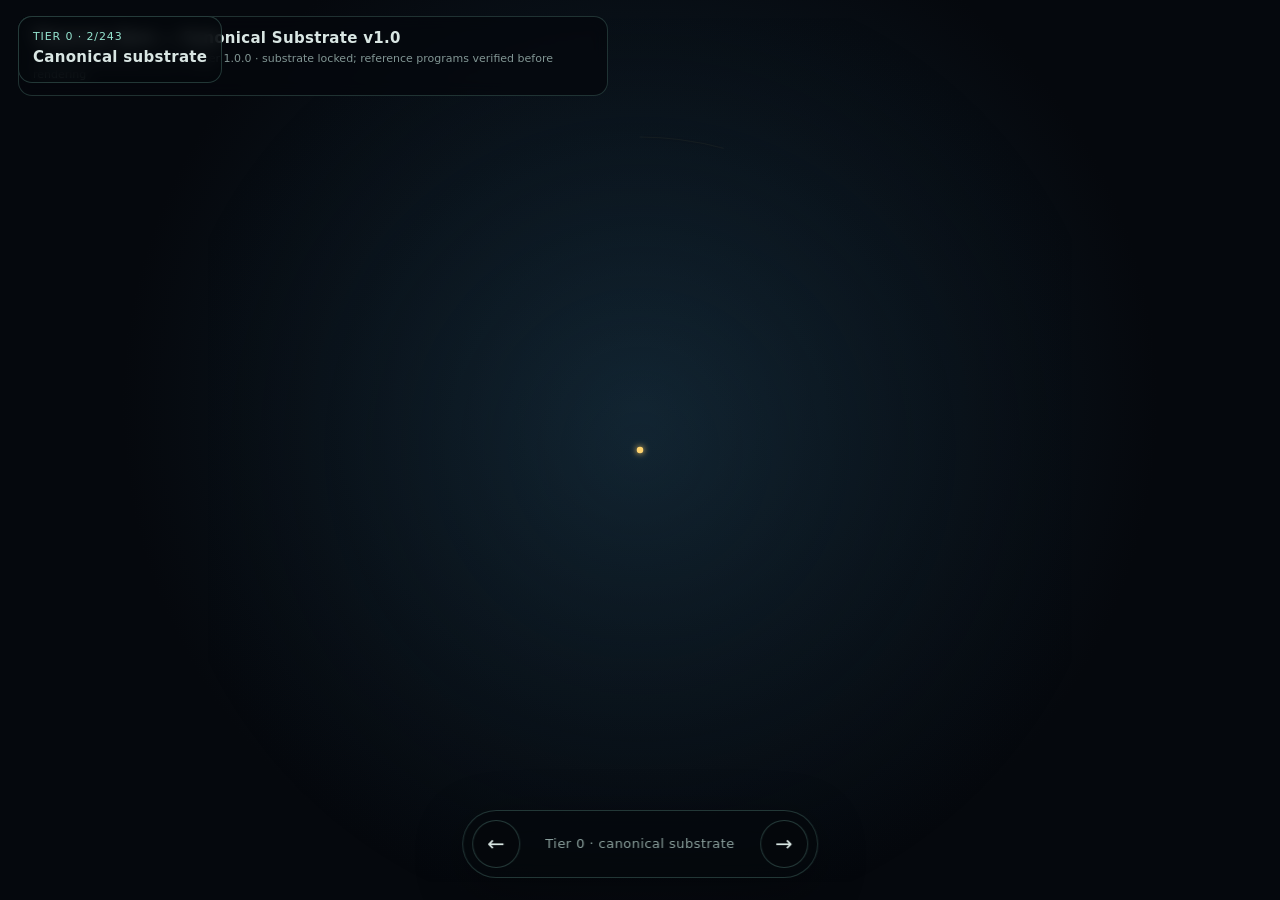
<file: index.html>
<!doctype html>
<html lang="en">
<head>
  <meta charset="utf-8" />
  <meta name="viewport" content="width=device-width, initial-scale=1" />
  <meta name="runtime-build" content="theorem-zero-runtime-preview-2026-06-05-r13" />
  <title>Theorem Zero — Canonical Substrate</title>
  <link rel="stylesheet" href="src/book-runtime.css?v=20260605-r11" />
</head>
<body>
  <main class="canonical-browser-shell" aria-label="Theorem Zero canonical substrate browser">
    <iframe
      id="canonical-substrate-frame"
      class="canonical-substrate-frame"
      src="canonical/theorem_zero_canonical_substrate_v1_0_final.html"
      title="Theorem Zero canonical substrate v1.0"
      loading="eager"
    ></iframe>
    <section id="family-render-stage" class="family-render-stage" aria-label="Rendered visual family stage" hidden></section>
  </main>

  <aside id="family-label" class="family-label" aria-live="polite">
    <p class="family-tier">Tier 0</p>
    <h1>Canonical substrate</h1>
  </aside>

  <nav class="reader-step-controls" aria-label="Screen navigation">
    <button id="reader-back" type="button" aria-label="Back one screen">←</button>
    <span id="reader-position" class="reader-position">Tier 0 · canonical substrate</span>
    <button id="reader-forward" type="button" aria-label="Forward one screen">→</button>
  </nav>

  <script type="module" src="src/book-runtime.js?v=20260605-r13"></script>
</body>
</html>
</file>
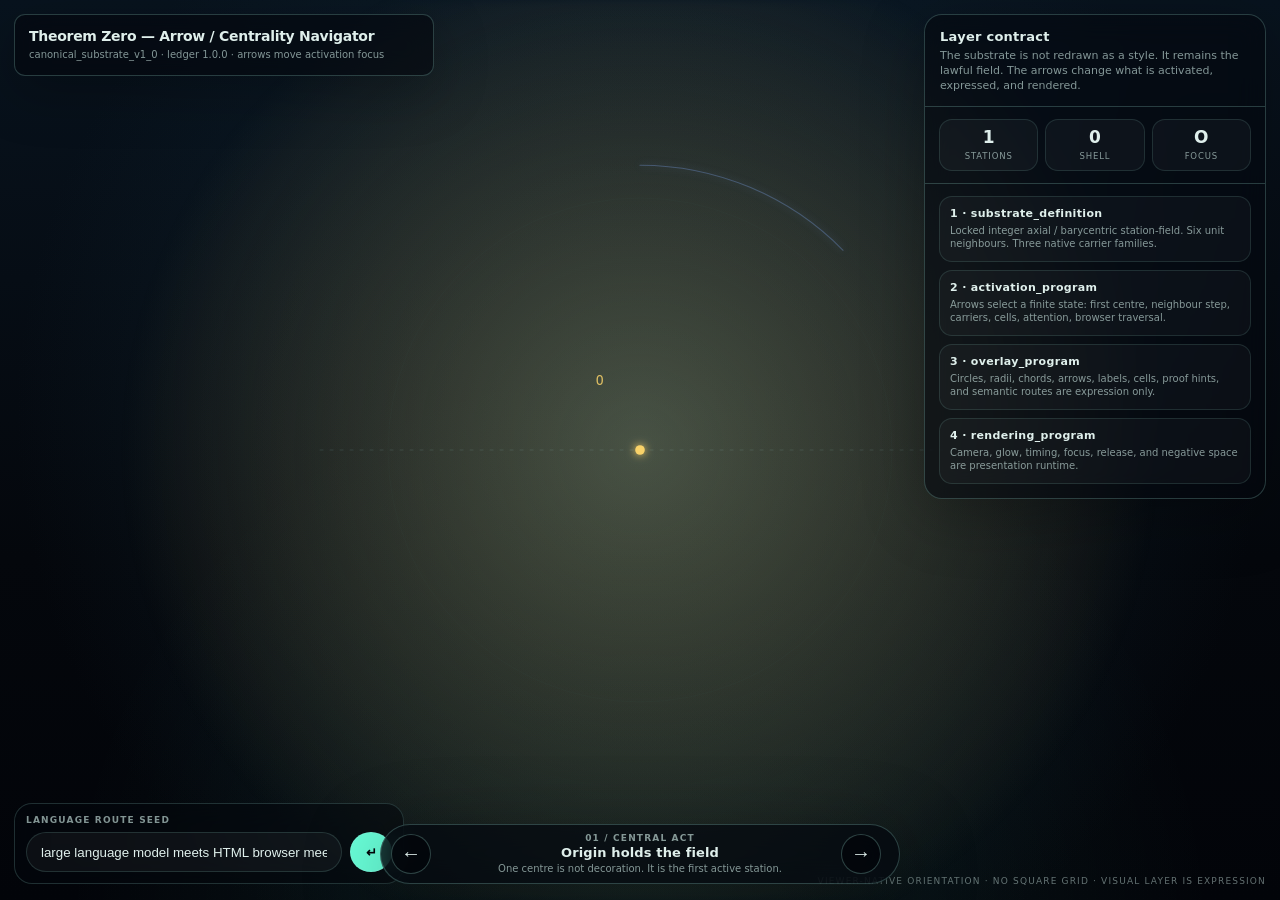
<file: canonical/theorem-zero-arrow-centrality-navigator.html>
<!doctype html>
<html lang="en">
<head>
<meta charset="utf-8" />
<meta name="viewport" content="width=device-width, initial-scale=1" />
<title>Theorem Zero — Arrow / Centrality Navigator</title>
<style>
:root {
  --bg: #04070c;
  --bg2: #08131e;
  --panel: rgba(5, 9, 15, 0.72);
  --panel-hard: rgba(4, 8, 14, 0.9);
  --line: rgba(163, 239, 225, 0.22);
  --text: rgba(237, 254, 250, 0.94);
  --muted: rgba(204, 230, 226, 0.64);
  --teal: #69ffd9;
  --blue: #85afff;
  --gold: #ffd76b;
  --violet: #c6a0ff;
  --rose: #ff90b6;
  --black: #020409;
}
* { box-sizing: border-box; }
html, body {
  margin: 0;
  width: 100%;
  min-height: 100%;
  overflow: hidden;
  background:
    radial-gradient(circle at 50% 46%, rgba(22, 47, 61, 0.66), transparent 39rem),
    radial-gradient(circle at 50% 104%, rgba(105, 255, 217, 0.09), transparent 36rem),
    linear-gradient(180deg, var(--bg2), var(--bg) 62%, #020409);
  color: var(--text);
  font-family: Inter, ui-sans-serif, system-ui, -apple-system, BlinkMacSystemFont, "Segoe UI", sans-serif;
}
canvas {
  position: fixed;
  inset: 0;
  width: 100vw;
  height: 100vh;
  display: block;
}
.identity {
  position: fixed;
  top: 14px;
  left: 14px;
  z-index: 4;
  width: min(420px, calc(100vw - 28px));
  padding: 13px 14px;
  border: 1px solid var(--line);
  border-radius: 11px;
  background: rgba(4, 8, 14, 0.62);
  backdrop-filter: blur(14px);
  box-shadow: 0 16px 54px rgba(0, 0, 0, 0.25);
}
.identity h1 {
  margin: 0 0 4px;
  font-size: 14px;
  line-height: 1.15;
  letter-spacing: -0.02em;
}
.identity p {
  margin: 0;
  color: var(--muted);
  font-size: 10px;
  line-height: 1.35;
}
.stage-card {
  position: fixed;
  left: 50%;
  bottom: 16px;
  z-index: 5;
  transform: translateX(-50%);
  width: min(520px, calc(100vw - 28px));
  border: 1px solid rgba(163, 239, 225, 0.24);
  border-radius: 999px;
  background: rgba(4, 8, 14, 0.72);
  backdrop-filter: blur(16px);
  display: grid;
  grid-template-columns: 48px 1fr 48px;
  gap: 12px;
  align-items: center;
  padding: 8px 10px;
  box-shadow: 0 20px 80px rgba(0, 0, 0, 0.38);
}
.arrow {
  width: 40px;
  height: 40px;
  border: 1px solid rgba(163, 239, 225, 0.26);
  border-radius: 50%;
  background: rgba(2, 4, 9, 0.62);
  color: var(--text);
  cursor: pointer;
  font-size: 20px;
  display: grid;
  place-items: center;
  transition: transform 150ms ease, border-color 150ms ease, background 150ms ease;
}
.arrow:hover {
  transform: translateY(-1px);
  border-color: rgba(105, 255, 217, 0.74);
  background: rgba(105, 255, 217, 0.08);
}
.readout {
  text-align: center;
  min-width: 0;
}
.kicker {
  color: var(--muted);
  text-transform: uppercase;
  letter-spacing: 0.13em;
  font-size: 9px;
  font-weight: 800;
}
.readout h2 {
  margin: 2px 0 0;
  font-size: 13px;
  letter-spacing: 0.01em;
  white-space: nowrap;
  overflow: hidden;
  text-overflow: ellipsis;
}
.readout p {
  margin: 2px auto 0;
  max-width: 390px;
  color: var(--muted);
  font-size: 10px;
  line-height: 1.35;
  white-space: nowrap;
  overflow: hidden;
  text-overflow: ellipsis;
}
.side-panel {
  position: fixed;
  right: 14px;
  top: 14px;
  z-index: 4;
  width: min(342px, calc(100vw - 28px));
  max-height: calc(100vh - 110px);
  border: 1px solid var(--line);
  border-radius: 18px;
  background: rgba(4, 8, 14, 0.58);
  backdrop-filter: blur(14px);
  overflow: hidden;
  box-shadow: 0 16px 62px rgba(0,0,0,.28);
}
.side-head {
  padding: 14px 15px 12px;
  border-bottom: 1px solid var(--line);
}
.side-head h3 {
  margin: 0;
  font-size: 13px;
  letter-spacing: 0.02em;
}
.side-head p {
  margin: 5px 0 0;
  color: var(--muted);
  font-size: 11px;
  line-height: 1.35;
}
.metrics {
  display: grid;
  grid-template-columns: repeat(3, 1fr);
  gap: 7px;
  padding: 12px 14px;
  border-bottom: 1px solid var(--line);
}
.metric {
  border: 1px solid rgba(163, 239, 225, 0.13);
  border-radius: 13px;
  padding: 9px 7px;
  background: rgba(255,255,255,.035);
  text-align: center;
}
.metric strong {
  display: block;
  font-size: 17px;
  line-height: 1;
}
.metric span {
  display: block;
  margin-top: 5px;
  color: var(--muted);
  font-size: 8.5px;
  text-transform: uppercase;
  letter-spacing: .1em;
}
.layers {
  padding: 12px 14px 14px;
  display: grid;
  gap: 8px;
}
.layer {
  border: 1px solid rgba(163, 239, 225, 0.13);
  background: rgba(255,255,255,.032);
  border-radius: 13px;
  padding: 10px;
}
.layer b {
  display: block;
  font-size: 11px;
  letter-spacing: .03em;
}
.layer p {
  margin: 4px 0 0;
  color: var(--muted);
  font-size: 10px;
  line-height: 1.35;
}
.prompt-bar {
  position: fixed;
  left: 14px;
  bottom: 16px;
  z-index: 4;
  width: min(390px, calc(100vw - 28px));
  border: 1px solid rgba(163, 239, 225, 0.18);
  border-radius: 18px;
  background: rgba(4, 8, 14, 0.54);
  backdrop-filter: blur(14px);
  padding: 11px;
}
.prompt-bar label {
  display: block;
  margin: 0 0 7px;
  color: var(--muted);
  text-transform: uppercase;
  letter-spacing: .13em;
  font-size: 9px;
  font-weight: 850;
}
.prompt-row {
  display: grid;
  grid-template-columns: 1fr 42px;
  gap: 8px;
}
input {
  width: 100%;
  min-height: 40px;
  border: 1px solid rgba(163, 239, 225, 0.15);
  border-radius: 999px;
  padding: 0 14px;
  color: var(--text);
  background: rgba(255,255,255,.045);
  outline: none;
}
input:focus {
  border-color: rgba(105, 255, 217, 0.58);
}
button.small {
  min-height: 40px;
  border: 1px solid rgba(163, 239, 225, 0.22);
  border-radius: 50%;
  color: var(--black);
  background: var(--teal);
  font-weight: 900;
  cursor: pointer;
}
.node-label {
  position: fixed;
  z-index: 3;
  transform: translate(-50%, -50%);
  color: rgba(237, 254, 250, 0.70);
  font-size: 10px;
  letter-spacing: .08em;
  text-transform: uppercase;
  pointer-events: none;
  text-shadow: 0 0 12px rgba(105,255,217,.6);
}
.audit {
  position: fixed;
  inset: auto 14px 14px auto;
  z-index: 3;
  color: rgba(204, 230, 226, 0.48);
  font-size: 9px;
  text-transform: uppercase;
  letter-spacing: .13em;
  pointer-events: none;
}
.diagnostic {
  position: fixed;
  inset: 14px;
  z-index: 999;
  background: #17040a;
  color: #ffe2e8;
  border: 1px solid #ff6f93;
  border-radius: 16px;
  padding: 18px;
  overflow: auto;
  white-space: pre-wrap;
  font: 12px/1.45 ui-monospace, SFMono-Regular, Menlo, Consolas, monospace;
}
@media (max-width: 900px) {
  .side-panel { display: none; }
  .prompt-bar { display: none; }
  .identity { width: calc(100vw - 28px); }
}
</style>
</head>
<body>
<canvas id="field"></canvas>

<section class="identity" aria-label="canonical identity">
  <h1>Theorem Zero — Arrow / Centrality Navigator</h1>
  <p id="status">canonical substrate locked · arrows move activation focus · browser renders relation in space</p>
</section>

<section class="side-panel" aria-label="layer audit">
  <div class="side-head">
    <h3>Layer contract</h3>
    <p>The substrate is not redrawn as a style. It remains the lawful field. The arrows change what is activated, expressed, and rendered.</p>
  </div>
  <div class="metrics">
    <div class="metric"><strong id="mStations">0</strong><span>stations</span></div>
    <div class="metric"><strong id="mShell">0</strong><span>shell</span></div>
    <div class="metric"><strong id="mFocus">O</strong><span>focus</span></div>
  </div>
  <div class="layers">
    <div class="layer"><b>1 · substrate_definition</b><p>Locked integer axial / barycentric station-field. Six unit neighbours. Three native carrier families.</p></div>
    <div class="layer"><b>2 · activation_program</b><p>Arrows select a finite state: first centre, neighbour step, carriers, cells, attention, browser traversal.</p></div>
    <div class="layer"><b>3 · overlay_program</b><p>Circles, radii, chords, arrows, labels, cells, proof hints, and semantic routes are expression only.</p></div>
    <div class="layer"><b>4 · rendering_program</b><p>Camera, glow, timing, focus, release, and negative space are presentation runtime.</p></div>
  </div>
</section>

<section class="prompt-bar" aria-label="semantic prompt">
  <label for="prompt">language route seed</label>
  <div class="prompt-row">
    <input id="prompt" value="large language model meets HTML browser meets geometry substrate" />
    <button class="small" id="seed">↵</button>
  </div>
</section>

<section class="stage-card" aria-label="stage navigation">
  <button class="arrow" id="prev" aria-label="previous state">←</button>
  <div class="readout">
    <div class="kicker" id="stageKicker">01 / central act</div>
    <h2 id="stageTitle">Origin holds the field</h2>
    <p id="stageDesc">One centre is not decoration. It is the first active station.</p>
  </div>
  <button class="arrow" id="next" aria-label="next state">→</button>
</section>

<div class="audit">viewer-native orientation · no square grid · visual layer is expression</div>

<script type="application/json" id="theorem-zero-ledger">
{
  "title": "Theorem Zero — Canonical Substrate v1.0",
  "version": "1.0.0",
  "canonical_status": "canonical_substrate_v1_0",
  "field_type": "triangular_barycentric",
  "explicit_statement": "Theorem Zero — Canonical Substrate v1.0 defines a locked infinite triangular / barycentric substrate and includes a verified reference program over that substrate. The substrate is canonical. The reference activation, overlay, and rendering programs are programmable layers over it.",
  "radius_unit": 1,
  "coordinate_convention": {
    "name": "viewer_native_axial_barycentric",
    "coordinate_pair": "(q, r)",
    "integer_requirement": "q and r are integers",
    "orientation_warning": "This is viewer-native axial orientation and should not be confused with manuscript coordinate conventions unless an orientation / basis translation is explicitly applied."
  },
  "projection": {
    "type": "axial_triangular",
    "basis_q": [
      1,
      0
    ],
    "basis_r": [
      0.5,
      -0.8660254037844386
    ],
    "squared_norm": "q^2 + q*r + r^2",
    "screen_note": "The renderer may convert axial coordinates to screen coordinates, but screen coordinates are not the substrate."
  },
  "authority_model": {
    "substrate_definition": {
      "authority": "canonical_locked",
      "mutability": "fixed_for_v1_0",
      "role": "defines the lawful infinite field"
    },
    "activation_program": {
      "authority": "programmable_on_substrate",
      "mutability": "replaceable",
      "role": "selects finite content from the substrate"
    },
    "overlay_program": {
      "authority": "programmable_expression",
      "mutability": "replaceable",
      "role": "expresses activated substrate content through constructional or relational marks"
    },
    "rendering_program": {
      "authority": "presentation_runtime",
      "mutability": "replaceable",
      "role": "controls timing, camera, still/animation mode, labels, colours, opacity, and other display parameters"
    }
  },
  "semantic_precedence": {
    "ledger_is_semantic_authority": true,
    "substrate_definition_is_canonical_locked_for_v1_0": true,
    "activation_program_is_programmable_on_substrate": true,
    "overlay_program_is_programmable_expression_on_activation": true,
    "rendering_program_is_replaceable_presentation_runtime": true,
    "visual_layer_is_expression": true,
    "construction_overlay_is_subordinate_to_substrate": true,
    "on_mismatch": "Report ledger/runtime/visual inconsistency. Do not smooth over contradictions."
  },
  "substrate_definition": {
    "authority": "canonical_locked",
    "mutability": "fixed_for_v1_0",
    "role": "defines the lawful infinite field",
    "canonical_lock": true,
    "scope": "infinite",
    "single_substrate_statement": "The point, step, and carrier-family definitions are three mutually reinforcing definitions of one infinite triangular / barycentric substrate, not three different substrates.",
    "point_definition": {
      "valid_station": "A valid substrate station is any viewer-native axial / barycentric coordinate pair (q, r) where q and r are integers.",
      "point_set": "{ (q, r) | q in Z and r in Z }",
      "finite_activation_note": "Finite programs may activate finite subsets only; they do not define or exhaust the substrate."
    },
    "step_definition": {
      "generative_rule": "From any valid station (q, r), the six unit-neighbour stations are generated by adding the fixed station offsets A through F.",
      "orientation": {
        "A": "west",
        "B": "north-west",
        "C": "north-east",
        "D": "east",
        "E": "south-east",
        "F": "south-west"
      },
      "unit_neighbour_offsets": {
        "O": [
          0,
          0
        ],
        "A": [
          -1,
          0
        ],
        "B": [
          0,
          -1
        ],
        "C": [
          1,
          -1
        ],
        "D": [
          1,
          0
        ],
        "E": [
          0,
          1
        ],
        "F": [
          -1,
          1
        ]
      },
      "station_field_note": "The substrate is a lawful station-field with a unit-neighbour rule, not merely a set of dots.",
      "first_circle_station_coordinates": {
        "O": [
          0,
          0
        ],
        "A": [
          -1,
          0
        ],
        "B": [
          0,
          -1
        ],
        "C": [
          1,
          -1
        ],
        "D": [
          1,
          0
        ],
        "E": [
          0,
          1
        ],
        "F": [
          -1,
          1
        ]
      }
    },
    "carrier_family_definition": {
      "native_families": [
        "q = constant",
        "r = constant",
        "q + r = constant"
      ],
      "role": "These are the native straight-carrier families of the triangular / barycentric field.",
      "prohibition": "Do not introduce a Cartesian square grid or square tiling as substrate."
    }
  },
  "activation_program": {
    "authority": "programmable_on_substrate",
    "mutability": "replaceable",
    "role": "selects finite content from the substrate",
    "program_id": "reference_activation_first_seven_thirteen",
    "substrate_contract": {
      "coordinate_source": "substrate_definition.point_definition",
      "offset_source": "substrate_definition.step_definition.unit_neighbour_offsets",
      "carrier_source": "substrate_definition.carrier_family_definition.native_families",
      "projection_source": "projection"
    },
    "generation_rules": {
      "per_active_centre_nominal_generation": 6,
      "generated_perimeter_rule": "Apply the six substrate offsets A through F to each active centre.",
      "unique_count_rule": "Duplicate viewer-native axial coordinates are identified exactly.",
      "catchment_count_rule": "The catchment is the exact coordinate union of active centres and unique generated perimeter stations."
    },
    "stage_order": [
      "first_circle",
      "seven_circle_field",
      "thirteen_circle_catchment"
    ],
    "stages": [
      {
        "key": "first_circle",
        "active_centres": {
          "O": [
            0,
            0
          ]
        },
        "generated_perimeter_stations": {
          "nominal": 6,
          "unique": 6
        },
        "catchment": {
          "active_centres": 1,
          "unique_generated_perimeter_stations": 6,
          "total_unique_points": 7
        },
        "maximum_reach": 1,
        "shell_distribution_by_squared_norm": {
          "0": 1,
          "1": 6
        }
      },
      {
        "key": "seven_circle_field",
        "active_centres": {
          "O": [
            0,
            0
          ],
          "A_ring": [
            -2,
            0
          ],
          "B_ring": [
            0,
            -2
          ],
          "C_ring": [
            2,
            -2
          ],
          "D_ring": [
            2,
            0
          ],
          "E_ring": [
            0,
            2
          ],
          "F_ring": [
            -2,
            2
          ]
        },
        "generated_perimeter_stations": {
          "nominal": 42,
          "unique": 30
        },
        "catchment": {
          "active_centres": 7,
          "unique_generated_perimeter_stations": 30,
          "total_unique_points": 37
        },
        "maximum_reach": 3,
        "shell_distribution_by_squared_norm": {
          "0": 1,
          "1": 6,
          "3": 6,
          "4": 6,
          "7": 12,
          "9": 6
        }
      },
      {
        "key": "thirteen_circle_catchment",
        "active_centres": {
          "O": [
            0,
            0
          ],
          "A_ring": [
            -2,
            0
          ],
          "B_ring": [
            0,
            -2
          ],
          "C_ring": [
            2,
            -2
          ],
          "D_ring": [
            2,
            0
          ],
          "E_ring": [
            0,
            2
          ],
          "F_ring": [
            -2,
            2
          ],
          "A_outer": [
            -4,
            0
          ],
          "D_outer": [
            4,
            0
          ],
          "B_outer": [
            0,
            -4
          ],
          "E_outer": [
            0,
            4
          ],
          "C_outer": [
            4,
            -4
          ],
          "F_outer": [
            -4,
            4
          ]
        },
        "generated_perimeter_stations": {
          "nominal": 78,
          "unique": 60
        },
        "catchment": {
          "active_centres": 13,
          "unique_generated_perimeter_stations": 60,
          "total_unique_points": 73
        },
        "maximum_reach": 5,
        "shell_distribution_by_squared_norm": {
          "0": 1,
          "1": 6,
          "3": 6,
          "4": 6,
          "7": 12,
          "9": 6,
          "13": 12,
          "16": 6,
          "21": 12,
          "25": 6
        }
      }
    ]
  },
  "overlay_program": {
    "authority": "programmable_expression",
    "mutability": "replaceable",
    "role": "expresses activated substrate content through constructional or relational marks",
    "program_id": "reference_overlay_construction_marks",
    "substrate_contract": {
      "offset_source": "substrate_definition.step_definition.unit_neighbour_offsets",
      "carrier_source": "substrate_definition.carrier_family_definition.native_families",
      "square_grid_policy": "forbidden"
    },
    "declared_marks": [
      "centre_appearance",
      "circle_sweep",
      "station_generation",
      "radii",
      "chords",
      "cells",
      "release_construction_scaffolding",
      "carrier_family_appearance",
      "final_resolved_field_stations"
    ],
    "orientation_disclosure": {
      "required_in_first_cycle": true,
      "stage": "first_circle",
      "labels": {
        "O": "origin centre",
        "A": "west",
        "B": "north-west",
        "C": "north-east",
        "D": "east",
        "E": "south-east",
        "F": "south-west"
      },
      "persistence": "labels may fade after the first-circle instructional interval"
    },
    "non_substrate_marks": [
      "circles",
      "radii",
      "chords",
      "cells",
      "fades",
      "construction timing"
    ],
    "prohibitions": [
      "do not define the substrate",
      "do not introduce non-substrate geometry as substrate",
      "do not introduce square-grid lines",
      "do not introduce square tiling"
    ]
  },
  "rendering_program": {
    "authority": "presentation_runtime",
    "mutability": "replaceable",
    "role": "controls timing, camera, still/animation mode, labels, colours, opacity, and other display parameters",
    "program_id": "reference_rendering_animated_loop",
    "mode": "animated_loop",
    "radius_policy": "mathematical_radius_fixed",
    "unit_relation_policy": "unit_neighbour_relation_fixed",
    "camera_policy": "framing_may_change_without_changing_substrate_units",
    "data_consumption": "rendering consumes verified activation data derived from the ledger",
    "stage_durations_ms": {
      "first_circle": 15000,
      "seven_circle_field": 17000,
      "thirteen_circle_catchment": 23000
    },
    "view_reach": {
      "first_circle": 1.38,
      "seven_circle_field": 3.38,
      "thirteen_circle_catchment": 5.38
    },
    "label_policy": "O, A, B, C, D, E, and F are visibly disclosed during the first-circle stage. Later labels are presentation only."
  },
  "final_field_state": {
    "stage": "thirteen_circle_catchment",
    "phase": "final_resolved_field_stations",
    "circle_visibility": false,
    "join_visibility": false,
    "point_definition": "Resolved lawful field stations in the thirteen-circle catchment, not decorative particles.",
    "line_family_source": "substrate_definition.carrier_family_definition.native_families"
  },
  "verification_policy": {
    "canonical_runtime_failure_mode": "hard_fail",
    "strict_deep_equality_required": true,
    "must_verify": [
      "canonical identity",
      "version",
      "canonical status",
      "field type",
      "orientation",
      "substrate scope",
      "integer axial point-set statement",
      "six unit-neighbour offsets",
      "first-circle station coordinates",
      "projection basis",
      "squared norm declaration",
      "native carrier families",
      "authority model",
      "semantic precedence",
      "activation generation rules",
      "activation stage order",
      "active centre sets",
      "generated perimeter station counts",
      "catchment counts",
      "shell distributions by squared norm",
      "maximum reach",
      "overlay uses declared substrate sources",
      "rendering consumes verified activation data"
    ],
    "visual_mismatch_policy": "The renderer consumes verified layered data from substrate_definition, activation_program, overlay_program, and rendering_program. A verification failure prevents rendering and displays a diagnostic report."
  }
}
</script>

<script>
(() => {
"use strict";

const ledgerElement = document.getElementById("theorem-zero-ledger");
const ledger = JSON.parse(ledgerElement.textContent);
const expectedOffsets = { O:[0,0], A:[-1,0], B:[0,-1], C:[1,-1], D:[1,0], E:[0,1], F:[-1,1] };
const expectedFamilies = ["q = constant", "r = constant", "q + r = constant"];
const labels = ["A","B","C","D","E","F"];
const SQRT3 = Math.sqrt(3);
const TAU = Math.PI * 2;

function fail(message, detail) {
  const pre = document.createElement("pre");
  pre.className = "diagnostic";
  pre.textContent = "THEOREM ZERO NAVIGATOR VERIFICATION FAILED\n\n" + message + "\n\n" + JSON.stringify(detail || {}, null, 2);
  document.body.appendChild(pre);
  throw new Error(message);
}
function same(a,b) { return JSON.stringify(a) === JSON.stringify(b); }
if (ledger.canonical_status !== "canonical_substrate_v1_0") fail("Canonical status mismatch.", ledger.canonical_status);
if (ledger.substrate_definition?.canonical_lock !== true) fail("Substrate is not locked.", ledger.substrate_definition);
if (!same(ledger.substrate_definition.step_definition.unit_neighbour_offsets, expectedOffsets)) fail("Unit-neighbour offsets changed.", ledger.substrate_definition.step_definition.unit_neighbour_offsets);
if (!same(ledger.substrate_definition.carrier_family_definition.native_families, expectedFamilies)) fail("Carrier families changed.", ledger.substrate_definition.carrier_family_definition.native_families);

const offsets = ledger.substrate_definition.step_definition.unit_neighbour_offsets;
const firstStations = Object.entries(offsets).map(([name, pair]) => ({ name, q: pair[0], r: pair[1] }));

const states = [
  {
    kicker:"01 / central act",
    title:"Origin holds the field",
    desc:"One centre is not decoration. It is the first active station.",
    focus:"O",
    reach:1.58,
    stations: () => firstStations.filter(p => p.name === "O"),
    overlay:"origin",
    shell:0
  },
  {
    kicker:"02 / first neighbours",
    title:"Six directions disclose around O",
    desc:"A through F are not arbitrary labels; they are the six unit-neighbour offsets.",
    focus:"O",
    reach:1.78,
    stations: () => firstStations,
    overlay:"firstCircle",
    shell:1
  },
  {
    kicker:"03 / arrowed step",
    title:"Arrows show carried relation",
    desc:"The browser arrow becomes a visible step: station to station, relation to relation.",
    focus:"B",
    reach:2.0,
    stations: () => firstStations,
    overlay:"arrows",
    shell:1
  },
  {
    kicker:"04 / seven-circle field",
    title:"Centres multiply without moving the substrate",
    desc:"The activation program selects seven centres; the substrate remains the same infinite law.",
    focus:"O",
    reach:3.7,
    stations: () => stagePoints("seven_circle_field"),
    overlay:"seven",
    shell:3
  },
  {
    kicker:"05 / carrier families",
    title:"Direction recurs as a field",
    desc:"The native families q constant, r constant, and q+r constant appear as lawful carriers.",
    focus:"carrier",
    reach:4.0,
    stations: () => stagePoints("seven_circle_field"),
    overlay:"carriers",
    shell:3
  },
  {
    kicker:"06 / central cells",
    title:"Equilateral cells become surface",
    desc:"The cell is native to the triangular field. It is not a square-grid import.",
    focus:"cell",
    reach:4.0,
    stations: () => stagePoints("seven_circle_field"),
    overlay:"cells",
    shell:3
  },
  {
    kicker:"07 / thirteen-circle catchment",
    title:"A larger finite window opens",
    desc:"The thirteen-circle activation resolves seventy-three lawful stations.",
    focus:"catchment",
    reach:5.85,
    stations: () => stagePoints("thirteen_circle_catchment"),
    overlay:"catchment",
    shell:5
  },
  {
    kicker:"08 / semantic attention",
    title:"Language routes through geometry",
    desc:"The prompt does not replace the substrate. It selects a path through lawful stations.",
    focus:"attention",
    reach:5.85,
    stations: () => stagePoints("thirteen_circle_catchment"),
    overlay:"attention",
    shell:5
  },
  {
    kicker:"09 / browser traversal",
    title:"HTML becomes navigable geometry",
    desc:"Controls, panels, canvas, and prompt are read as a browser-space route over the field.",
    focus:"browser",
    reach:4.4,
    stations: () => browserRoute(),
    overlay:"browser",
    shell:2
  },
  {
    kicker:"10 / release",
    title:"The curve disappears; relation remains",
    desc:"Centrality, arrows, and stations persist after construction scaffolding fades.",
    focus:"O",
    reach:5.85,
    stations: () => stagePoints("thirteen_circle_catchment"),
    overlay:"release",
    shell:5
  }
];

const canvas = document.getElementById("field");
const ctx = canvas.getContext("2d", { alpha:true });
const ui = {
  prev: document.getElementById("prev"),
  next: document.getElementById("next"),
  seed: document.getElementById("seed"),
  prompt: document.getElementById("prompt"),
  status: document.getElementById("status"),
  kicker: document.getElementById("stageKicker"),
  title: document.getElementById("stageTitle"),
  desc: document.getElementById("stageDesc"),
  stations: document.getElementById("mStations"),
  shell: document.getElementById("mShell"),
  focus: document.getElementById("mFocus")
};
let dpr = 1, w = 1, h = 1, c = {x:0,y:0}, unit = 1;
let stateIndex = 0;
let targetIndex = 0;
let transitionStart = performance.now();
let seedHash = hash(ui.prompt.value);
let lastAuto = performance.now();

function key(q,r) { return q + "," + r; }
function norm2(q,r) { return q*q + q*r + r*r; }
function axial(q,r) { return { x:q + 0.5*r, y:-(SQRT3/2)*r }; }
function resize() {
  dpr = Math.max(1, window.devicePixelRatio || 1);
  const box = canvas.getBoundingClientRect();
  w = Math.max(2, Math.floor(box.width * dpr));
  h = Math.max(2, Math.floor(box.height * dpr));
  if (canvas.width !== w || canvas.height !== h) { canvas.width = w; canvas.height = h; }
  c = {x:w/2, y:h/2};
}
function screen(q,r,reach,angle=0) {
  const p = axial(q,r);
  const cs = Math.cos(angle), sn = Math.sin(angle);
  const x = p.x * cs - p.y * sn;
  const y = p.x * sn + p.y * cs;
  unit = Math.min(w,h) / (reach * 2);
  return { x:c.x + x * unit, y:c.y - y * unit };
}
function clamp(x,a=0,b=1) { return Math.max(a, Math.min(b, x)); }
function smooth(x) { x = clamp(x); return x*x*(3-2*x); }
function hash(value) {
  let n = 2166136261;
  for (let i=0;i<value.length;i++) { n ^= value.charCodeAt(i); n = Math.imul(n, 16777619); }
  return Math.abs(n);
}
function stagePoints(stageKey) {
  const stage = ledger.activation_program.stages.find(s => s.key === stageKey);
  const centres = Object.entries(stage.active_centres).map(([name,pair]) => ({name, q:pair[0], r:pair[1], role:"centre"}));
  const map = new Map();
  for (const centre of centres) {
    map.set(key(centre.q, centre.r), centre);
    for (const label of labels) {
      const o = offsets[label];
      const q = centre.q + o[0], r = centre.r + o[1];
      if (!map.has(key(q,r))) map.set(key(q,r), {name:key(q,r), q, r, role:"station"});
    }
  }
  return [...map.values()];
}
function browserRoute() {
  return [
    {name:"canvas", q:0, r:0, role:"browser"},
    {name:"left arrow", q:-1, r:1, role:"browser"},
    {name:"right arrow", q:1, r:-1, role:"browser"},
    {name:"identity", q:-2, r:0, role:"browser"},
    {name:"layer audit", q:2, r:-2, role:"browser"},
    {name:"prompt", q:-2, r:2, role:"browser"},
    {name:"stage card", q:0, r:2, role:"browser"},
    {name:"semantic focus", q:1, r:0, role:"browser"},
    {name:"render loop", q:0, r:-2, role:"browser"},
    {name:"DOM", q:2, r:0, role:"browser"}
  ];
}
function drawBackground(phase) {
  ctx.clearRect(0,0,w,h);
  const g = ctx.createRadialGradient(c.x, c.y, 0, c.x, c.y, Math.min(w,h) * 0.58);
  g.addColorStop(0, "rgba(28,61,76,0.34)");
  g.addColorStop(0.52, "rgba(10,23,35,0.16)");
  g.addColorStop(1, "rgba(2,4,9,0)");
  ctx.fillStyle = g;
  ctx.fillRect(0,0,w,h);
  ctx.save();
  ctx.globalAlpha = 0.18 + 0.04 * Math.sin(phase * TAU);
  ctx.strokeStyle = "rgba(105,255,217,.08)";
  ctx.lineWidth = 1 * dpr;
  ctx.beginPath();
  ctx.arc(c.x, c.y, Math.min(w,h)*0.28, 0, TAU);
  ctx.stroke();
  ctx.restore();
}
function stroke(color, alpha, width=1, glow=6) {
  ctx.globalAlpha = alpha;
  ctx.strokeStyle = color;
  ctx.lineWidth = width * dpr;
  ctx.lineCap = "round";
  ctx.lineJoin = "round";
  ctx.shadowColor = color;
  ctx.shadowBlur = glow * dpr;
}
function fill(color, alpha, glow=6) {
  ctx.globalAlpha = alpha;
  ctx.fillStyle = color;
  ctx.shadowColor = color;
  ctx.shadowBlur = glow * dpr;
}
function drawPoint(p, reach, alpha=1, size=2.1, color=null, angle=0) {
  const s = screen(p.q,p.r,reach,angle);
  const col = color || (p.role === "centre" || p.name === "O" ? "rgba(255,215,107,1)" : p.role === "browser" ? "rgba(198,160,255,1)" : "rgba(105,255,217,1)");
  fill(col, alpha, 9);
  ctx.beginPath();
  ctx.arc(s.x, s.y, size*dpr, 0, TAU);
  ctx.fill();
}
function drawLine(a,b,reach,alpha,color="rgba(105,255,217,1)",width=1,angle=0) {
  const A = screen(a[0],a[1],reach,angle);
  const B = screen(b[0],b[1],reach,angle);
  stroke(color, alpha, width, 7);
  ctx.beginPath();
  ctx.moveTo(A.x,A.y);
  ctx.lineTo(B.x,B.y);
  ctx.stroke();
}
function drawCircle(q,r,reach,alpha,color="rgba(133,175,255,1)",angle=0,progress=1) {
  const s = screen(q,r,reach,angle);
  stroke(color, alpha, 1.05, 9);
  ctx.beginPath();
  ctx.arc(s.x,s.y,unit, -Math.PI/2, -Math.PI/2 + TAU * progress);
  ctx.stroke();
}
function drawText(text,q,r,reach,alpha,color="rgba(237,254,250,.82)",scale=1,angle=0) {
  const s = screen(q,r,reach,angle);
  ctx.save();
  ctx.globalAlpha = alpha;
  ctx.fillStyle = color;
  ctx.shadowBlur = 0;
  ctx.textAlign = "center";
  ctx.textBaseline = "middle";
  ctx.font = `${Math.max(10, 11 * dpr * scale)}px ui-monospace, SFMono-Regular, Menlo, Consolas, monospace`;
  ctx.fillText(text, s.x, s.y);
  ctx.restore();
}
function drawArrow(a,b,reach,alpha,color="rgba(255,215,107,1)",angle=0) {
  const A = screen(a[0],a[1],reach,angle);
  const B = screen(b[0],b[1],reach,angle);
  const dx = B.x - A.x, dy = B.y - A.y;
  const len = Math.hypot(dx,dy) || 1;
  const ux = dx / len, uy = dy / len;
  const endX = A.x + dx * 0.86, endY = A.y + dy * 0.86;
  stroke(color, alpha, 1.3, 10);
  ctx.beginPath();
  ctx.moveTo(A.x + dx * 0.18, A.y + dy * 0.18);
  ctx.lineTo(endX, endY);
  ctx.stroke();
  ctx.beginPath();
  ctx.moveTo(endX, endY);
  ctx.lineTo(endX - ux*10*dpr - uy*5*dpr, endY - uy*10*dpr + ux*5*dpr);
  ctx.moveTo(endX, endY);
  ctx.lineTo(endX - ux*10*dpr + uy*5*dpr, endY - uy*10*dpr - ux*5*dpr);
  ctx.stroke();
}
function drawFirstCircle(reach,phase,angle) {
  drawCircle(0,0,reach,0.60,"rgba(255,215,107,1)",angle,smooth(phase*1.4));
  for (const L of labels) {
    const o = offsets[L];
    drawLine([0,0], o, reach, 0.35, "rgba(105,255,217,1)", 0.85, angle);
  }
  for (let i=0;i<labels.length;i++) {
    const a = offsets[labels[i]];
    const b = offsets[labels[(i+1)%labels.length]];
    drawLine(a,b,reach,0.42,"rgba(237,254,250,1)",0.9,angle);
  }
}
function drawSevenCircles(points,reach,phase,angle) {
  const centres = points.filter(p => p.role === "centre");
  for (const p of centres) {
    drawCircle(p.q,p.r,reach,p.name === "O" ? 0.55 : 0.28,p.name === "O" ? "rgba(255,215,107,1)" : "rgba(133,175,255,1)",angle,smooth(phase*1.2));
    for (const L of labels) {
      const o = offsets[L];
      drawLine([p.q,p.r],[p.q+o[0],p.r+o[1]],reach,p.name==="O"?0.26:0.14,"rgba(105,255,217,1)",0.7,angle);
    }
  }
}
function drawCarriers(reach,phase,angle,alpha=0.28) {
  const R = Math.ceil(reach * 1.45), L = R + 4;
  for (let k=-R;k<=R;k++) {
    const edge = 1 - Math.abs(k)/(R+1);
    drawLine([k,-L],[k,L],reach,alpha*edge*smooth(phase*1.6),"rgba(105,255,217,1)",0.55,angle);
    drawLine([-L,k],[L,k],reach,alpha*edge*smooth(phase*1.6-0.18),"rgba(133,175,255,1)",0.55,angle);
    drawLine([-L,k+L],[L,k-L],reach,alpha*edge*smooth(phase*1.6-0.36),"rgba(255,215,107,1)",0.55,angle);
  }
}
function drawCells(points,reach,phase,angle) {
  const set = new Set(points.map(p => key(p.q,p.r)));
  ctx.save();
  ctx.globalAlpha = 0.22 * smooth(phase*1.4);
  ctx.fillStyle = "rgba(105,255,217,.32)";
  ctx.strokeStyle = "rgba(105,255,217,.20)";
  ctx.lineWidth = .5*dpr;
  for (const p of points) {
    const a = [p.q,p.r], b=[p.q+1,p.r-1], c1=[p.q+1,p.r], d=[p.q,p.r+1];
    if (set.has(key(b[0],b[1])) && set.has(key(c1[0],c1[1]))) poly([a,b,c1],reach,angle);
    if (set.has(key(c1[0],c1[1])) && set.has(key(d[0],d[1]))) poly([a,c1,d],reach,angle);
  }
  ctx.restore();
}
function poly(points,reach,angle) {
  const s = points.map(p => screen(p[0],p[1],reach,angle));
  ctx.beginPath();
  ctx.moveTo(s[0].x,s[0].y);
  for (let i=1;i<s.length;i++) ctx.lineTo(s[i].x,s[i].y);
  ctx.closePath();
  ctx.fill();
  ctx.stroke();
}
function drawAttention(points,reach,phase,angle) {
  const sorted = [...points].sort((a,b) => ((a.norm ?? norm2(a.q,a.r)) + seedHash % 17) - ((b.norm ?? norm2(b.q,b.r)) + seedHash % 17));
  const head = sorted[Math.floor((phase * sorted.length * 1.4 + seedHash % 7) % sorted.length)] || {q:0,r:0};
  for (let i=0;i<Math.min(22, sorted.length);i++) {
    const p = sorted[(i*7 + seedHash) % sorted.length];
    const alpha = 0.06 + 0.16 * (0.5 + 0.5*Math.sin(phase*TAU*2+i));
    drawLine([head.q,head.r],[p.q,p.r],reach,alpha,"rgba(198,160,255,1)",0.7,angle);
  }
  drawText("attention", head.q, head.r, reach, 0.78, "rgba(198,160,255,1)", 1.05, angle);
  drawPoint(head, reach, 0.85, 4.3, "rgba(198,160,255,1)", angle);
}
function drawBrowser(points,reach,phase,angle) {
  for (const p of points) {
    const s = screen(p.q,p.r,reach,angle);
    ctx.save();
    ctx.globalAlpha = 0.78;
    ctx.fillStyle = "rgba(4,8,14,.72)";
    ctx.strokeStyle = "rgba(198,160,255,.62)";
    ctx.lineWidth = 1*dpr;
    ctx.shadowColor = "rgba(198,160,255,1)";
    ctx.shadowBlur = 9*dpr;
    roundedRect(s.x-42*dpr,s.y-16*dpr,84*dpr,32*dpr,9*dpr);
    ctx.fill();
    ctx.stroke();
    ctx.restore();
    drawText(p.name, p.q, p.r, reach, 0.78, "rgba(237,254,250,.82)", 0.72, angle);
    drawLine([0,0],[p.q,p.r],reach,0.12,"rgba(198,160,255,1)",0.7,angle);
  }
}
function roundedRect(x,y,w,h,r) {
  ctx.beginPath();
  ctx.moveTo(x+r,y);
  ctx.arcTo(x+w,y,x+w,y+h,r);
  ctx.arcTo(x+w,y+h,x,y+h,r);
  ctx.arcTo(x,y+h,x,y,r);
  ctx.arcTo(x,y,x+w,y,r);
  ctx.closePath();
}
function drawRelease(points,reach,phase,angle) {
  drawCarriers(reach,phase,angle,0.18 * (1 - smooth(phase*0.8)));
  for (const p of points) {
    if (p.role === "centre") drawPoint(p,reach,0.70,2.3,"rgba(255,215,107,1)",angle);
    else drawPoint(p,reach,0.54,1.65,"rgba(105,255,217,1)",angle);
  }
  drawText("curve released · stations remain",0,2.7,reach,0.72,"rgba(237,254,250,.82)",1,angle);
}
function drawNavigationCompass(reach,phase,angle) {
  const radius = Math.min(w,h) * 0.225;
  const left = {x:c.x-radius*1.58,y:c.y};
  const right = {x:c.x+radius*1.58,y:c.y};
  ctx.save();
  ctx.globalAlpha = 0.22 + 0.08*Math.sin(phase*TAU);
  ctx.strokeStyle = "rgba(163,239,225,.42)";
  ctx.lineWidth = 1*dpr;
  ctx.setLineDash([3*dpr, 7*dpr]);
  ctx.beginPath();
  ctx.moveTo(left.x,left.y);
  ctx.lineTo(right.x,right.y);
  ctx.stroke();
  ctx.restore();
}
function updateText(state, points) {
  ui.kicker.textContent = state.kicker;
  ui.title.textContent = state.title;
  ui.desc.textContent = state.desc;
  ui.stations.textContent = String(points.length);
  ui.shell.textContent = String(state.shell);
  ui.focus.textContent = state.focus;
  ui.status.textContent = ledger.canonical_status + " · ledger " + ledger.version + " · arrows move activation focus";
}
function gotoState(delta) {
  stateIndex = (stateIndex + delta + states.length) % states.length;
  targetIndex = stateIndex;
  transitionStart = performance.now();
  lastAuto = performance.now();
}
ui.prev.addEventListener("click", () => gotoState(-1));
ui.next.addEventListener("click", () => gotoState(1));
ui.seed.addEventListener("click", () => {
  seedHash = hash(ui.prompt.value);
  stateIndex = 7;
  targetIndex = 7;
  transitionStart = performance.now();
});
ui.prompt.addEventListener("keydown", event => {
  if (event.key === "Enter") {
    event.preventDefault();
    ui.seed.click();
  }
});
window.addEventListener("keydown", event => {
  if (event.key === "ArrowLeft") gotoState(-1);
  if (event.key === "ArrowRight") gotoState(1);
});

function render(now) {
  resize();
  const state = states[stateIndex];
  const elapsed = (now - transitionStart) / 1000;
  const phase = (elapsed / 7) % 1;
  const trans = smooth(Math.min(1, elapsed / 0.85));
  const angle = state.overlay === "browser" ? Math.sin(now*0.00025)*0.06 : Math.sin(now*0.00018)*0.025;
  const points = state.stations().map(p => ({...p, norm:norm2(p.q,p.r)}));
  updateText(state, points);
  drawBackground(phase);
  drawNavigationCompass(state.reach, phase, angle);

  if (state.overlay === "origin") {
    drawCircle(0,0,state.reach,0.30,"rgba(133,175,255,1)",angle,smooth(phase*1.2));
    drawPoint({name:"O",q:0,r:0,role:"centre"},state.reach,0.95,4.8,"rgba(255,215,107,1)",angle);
    drawText("O",0,-0.28,state.reach,0.82,"rgba(255,215,107,1)",1.2,angle);
  }
  if (state.overlay === "firstCircle") {
    drawFirstCircle(state.reach, phase, angle);
    for (const p of points) drawPoint(p,state.reach,p.name==="O"?0.95:0.82,p.name==="O"?4.2:2.5,null,angle);
    for (const p of points) drawText(p.name,p.q,p.r,state.reach,0.68,"rgba(237,254,250,.78)",0.9,angle);
  }
  if (state.overlay === "arrows") {
    drawFirstCircle(state.reach, phase, angle);
    for (let i=0;i<labels.length;i++) {
      const a = offsets[labels[i]];
      const b = offsets[labels[(i+1)%labels.length]];
      drawArrow(a,b,state.reach,0.65,"rgba(255,215,107,1)",angle);
    }
    drawArrow([0,0], offsets.B, state.reach, 0.86, "rgba(105,255,217,1)", angle);
    for (const p of points) drawPoint(p,state.reach,p.name==="O"?0.95:0.76,p.name==="O"?4.0:2.2,null,angle);
  }
  if (state.overlay === "seven") {
    drawSevenCircles(points,state.reach,phase,angle);
    for (const p of points) drawPoint(p,state.reach,p.role==="centre"?0.78:0.48,p.role==="centre"?2.8:1.8,null,angle);
  }
  if (state.overlay === "carriers") {
    drawSevenCircles(points,state.reach,phase,angle);
    drawCarriers(state.reach,phase,angle,0.33);
    for (const p of points) drawPoint(p,state.reach,p.role==="centre"?0.78:0.50,p.role==="centre"?2.6:1.7,null,angle);
  }
  if (state.overlay === "cells") {
    drawSevenCircles(points,state.reach,phase,angle);
    drawCells(points,state.reach,phase,angle);
    for (const p of points) drawPoint(p,state.reach,p.role==="centre"?0.72:0.42,p.role==="centre"?2.5:1.55,null,angle);
  }
  if (state.overlay === "catchment") {
    drawCarriers(state.reach,phase,angle,0.18);
    for (const p of points) drawPoint(p,state.reach,p.role==="centre"?0.82:0.56,p.role==="centre"?2.4:1.55,null,angle);
    const centres = points.filter(p=>p.role==="centre");
    centres.forEach(p => drawCircle(p.q,p.r,state.reach,p.name==="O"?0.38:0.14,p.name==="O"?"rgba(255,215,107,1)":"rgba(133,175,255,1)",angle,smooth(phase*1.2)));
  }
  if (state.overlay === "attention") {
    drawCarriers(state.reach,phase,angle,0.13);
    for (const p of points) drawPoint(p,state.reach,p.role==="centre"?0.66:0.38,p.role==="centre"?2.1:1.35,null,angle);
    drawAttention(points,state.reach,phase,angle);
  }
  if (state.overlay === "browser") {
    drawCarriers(state.reach,phase,angle,0.12);
    drawBrowser(points,state.reach,phase,angle);
    drawText("HTML browser reads itself as route",0,2.8,state.reach,0.76,"rgba(198,160,255,1)",1,angle);
  }
  if (state.overlay === "release") {
    drawRelease(points,state.reach,phase,angle);
  }

  if (now - lastAuto > 15000) {
    gotoState(1);
  }
  requestAnimationFrame(render);
}
resize();
window.addEventListener("resize", resize);
requestAnimationFrame(render);
})();
</script>
</body>
</html>
</file>
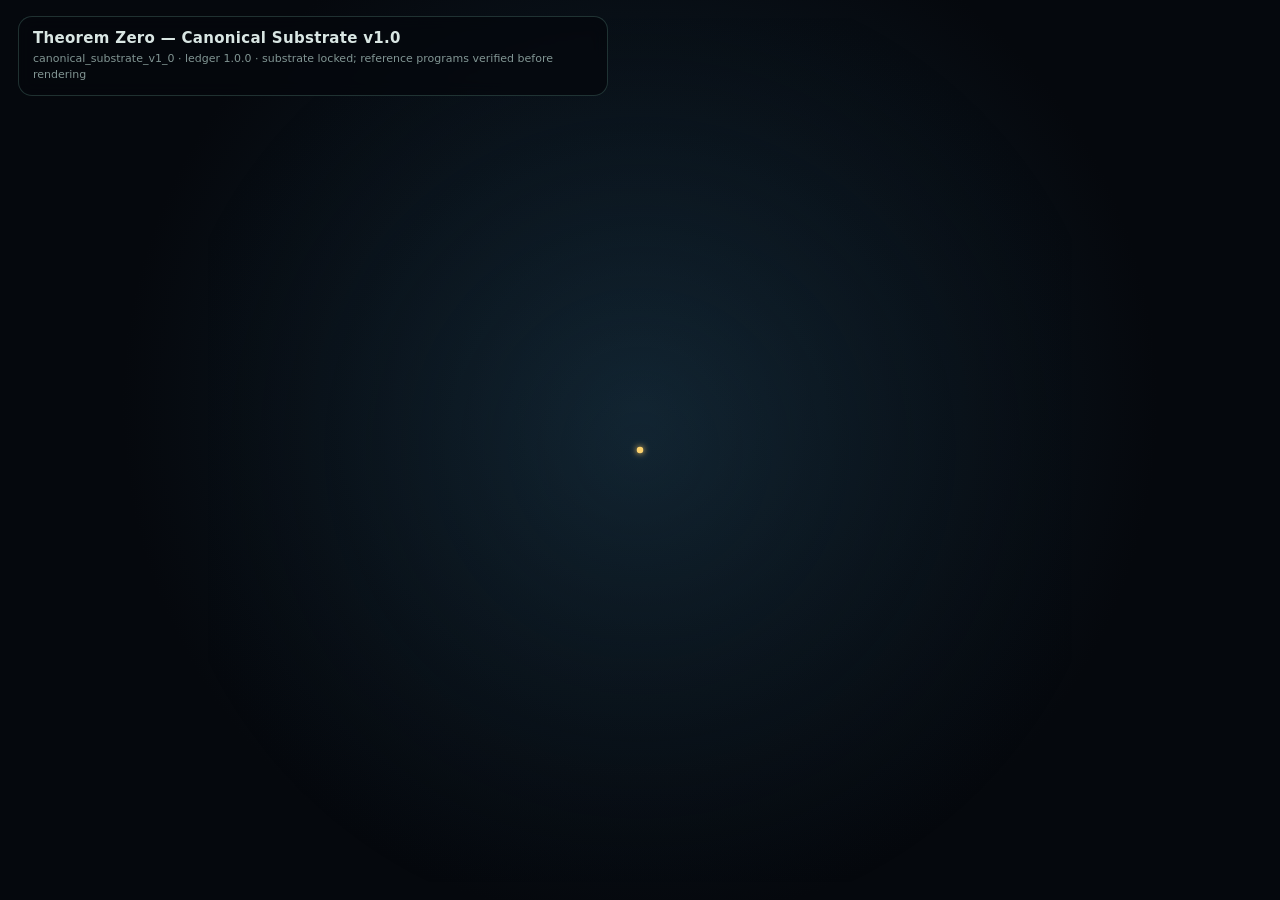
<file: canonical/theorem_zero_canonical_substrate_v1_0_final.html>
<!DOCTYPE html>
<html lang="en">
<head>
<meta charset="utf-8" />
<meta name="viewport" content="width=device-width, initial-scale=1" />
<title>Theorem Zero — Canonical Substrate v1.0</title>
<style>
  :root {
    --bg: #05080d;
    --panel: rgba(5, 8, 13, 0.74);
    --text: rgba(235, 250, 246, 0.92);
    --muted: rgba(190, 218, 212, 0.68);
  }

  html,
  body {
    margin: 0;
    width: 100%;
    height: 100%;
    overflow: hidden;
    background:
      radial-gradient(circle at 50% 45%, rgba(22, 45, 60, 0.66), rgba(5, 8, 13, 1) 64%),
      linear-gradient(180deg, #08131e, var(--bg));
    color: var(--text);
    font-family: ui-sans-serif, system-ui, -apple-system, BlinkMacSystemFont, "Segoe UI", sans-serif;
  }

  body {
    display: grid;
    place-items: center;
  }

  canvas {
    width: min(96vw, 96vh);
    height: min(96vw, 96vh);
    display: block;
  }

  #title-block {
    position: fixed;
    left: 18px;
    top: 16px;
    max-width: min(560px, calc(100vw - 36px));
    z-index: 4;
    background: var(--panel);
    border: 1px solid rgba(160, 245, 222, 0.18);
    border-radius: 14px;
    padding: 12px 14px;
    backdrop-filter: blur(8px);
  }

  h1 {
    margin: 0 0 4px;
    font-size: 15px;
    font-weight: 650;
    letter-spacing: 0.02em;
  }

  #status-line {
    margin: 0;
    font-size: 11px;
    line-height: 1.45;
    color: var(--muted);
  }

  .diagnostic {
    position: fixed;
    inset: 18px;
    z-index: 9999;
    margin: 0;
    padding: 18px;
    overflow: auto;
    background: #140509;
    color: #ffe7e7;
    border: 1px solid #ff5870;
    border-radius: 14px;
    font: 12px/1.45 ui-monospace, SFMono-Regular, Menlo, Consolas, monospace;
    white-space: pre-wrap;
  }
</style>
</head>
<body>
<section id="title-block" aria-label="canonical identity">
  <h1>Theorem Zero — Canonical Substrate v1.0</h1>
  <p id="status-line">canonical_substrate_v1_0 · locked substrate · reference activation, overlay, and rendering programs verify before display</p>
</section>
<canvas id="theorem-zero-canvas" aria-label="Theorem Zero canonical substrate viewer"></canvas>

<script type="application/json" id="theorem-zero-ledger">
{
  "title": "Theorem Zero — Canonical Substrate v1.0",
  "version": "1.0.0",
  "canonical_status": "canonical_substrate_v1_0",
  "field_type": "triangular_barycentric",
  "explicit_statement": "Theorem Zero — Canonical Substrate v1.0 defines a locked infinite triangular / barycentric substrate and includes a verified reference program over that substrate. The substrate is canonical. The reference activation, overlay, and rendering programs are programmable layers over it.",
  "radius_unit": 1,
  "coordinate_convention": {
    "name": "viewer_native_axial_barycentric",
    "coordinate_pair": "(q, r)",
    "integer_requirement": "q and r are integers",
    "orientation_warning": "This is viewer-native axial orientation and should not be confused with manuscript coordinate conventions unless an orientation / basis translation is explicitly applied."
  },
  "projection": {
    "type": "axial_triangular",
    "basis_q": [
      1,
      0
    ],
    "basis_r": [
      0.5,
      -0.8660254037844386
    ],
    "squared_norm": "q^2 + q*r + r^2",
    "screen_note": "The renderer may convert axial coordinates to screen coordinates, but screen coordinates are not the substrate."
  },
  "authority_model": {
    "substrate_definition": {
      "authority": "canonical_locked",
      "mutability": "fixed_for_v1_0",
      "role": "defines the lawful infinite field"
    },
    "activation_program": {
      "authority": "programmable_on_substrate",
      "mutability": "replaceable",
      "role": "selects finite content from the substrate"
    },
    "overlay_program": {
      "authority": "programmable_expression",
      "mutability": "replaceable",
      "role": "expresses activated substrate content through constructional or relational marks"
    },
    "rendering_program": {
      "authority": "presentation_runtime",
      "mutability": "replaceable",
      "role": "controls timing, camera, still/animation mode, labels, colours, opacity, and other display parameters"
    }
  },
  "semantic_precedence": {
    "ledger_is_semantic_authority": true,
    "substrate_definition_is_canonical_locked_for_v1_0": true,
    "activation_program_is_programmable_on_substrate": true,
    "overlay_program_is_programmable_expression_on_activation": true,
    "rendering_program_is_replaceable_presentation_runtime": true,
    "visual_layer_is_expression": true,
    "construction_overlay_is_subordinate_to_substrate": true,
    "on_mismatch": "Report ledger/runtime/visual inconsistency. Do not smooth over contradictions."
  },
  "substrate_definition": {
    "authority": "canonical_locked",
    "mutability": "fixed_for_v1_0",
    "role": "defines the lawful infinite field",
    "canonical_lock": true,
    "scope": "infinite",
    "single_substrate_statement": "The point, step, and carrier-family definitions are three mutually reinforcing definitions of one infinite triangular / barycentric substrate, not three different substrates.",
    "point_definition": {
      "valid_station": "A valid substrate station is any viewer-native axial / barycentric coordinate pair (q, r) where q and r are integers.",
      "point_set": "{ (q, r) | q in Z and r in Z }",
      "finite_activation_note": "Finite programs may activate finite subsets only; they do not define or exhaust the substrate."
    },
    "step_definition": {
      "generative_rule": "From any valid station (q, r), the six unit-neighbour stations are generated by adding the fixed station offsets A through F.",
      "orientation": {
        "A": "west",
        "B": "north-west",
        "C": "north-east",
        "D": "east",
        "E": "south-east",
        "F": "south-west"
      },
      "unit_neighbour_offsets": {
        "O": [
          0,
          0
        ],
        "A": [
          -1,
          0
        ],
        "B": [
          0,
          -1
        ],
        "C": [
          1,
          -1
        ],
        "D": [
          1,
          0
        ],
        "E": [
          0,
          1
        ],
        "F": [
          -1,
          1
        ]
      },
      "station_field_note": "The substrate is a lawful station-field with a unit-neighbour rule, not merely a set of dots.",
      "first_circle_station_coordinates": {
        "O": [
          0,
          0
        ],
        "A": [
          -1,
          0
        ],
        "B": [
          0,
          -1
        ],
        "C": [
          1,
          -1
        ],
        "D": [
          1,
          0
        ],
        "E": [
          0,
          1
        ],
        "F": [
          -1,
          1
        ]
      }
    },
    "carrier_family_definition": {
      "native_families": [
        "q = constant",
        "r = constant",
        "q + r = constant"
      ],
      "role": "These are the native straight-carrier families of the triangular / barycentric field.",
      "prohibition": "Do not introduce a Cartesian square grid or square tiling as substrate."
    }
  },
  "activation_program": {
    "authority": "programmable_on_substrate",
    "mutability": "replaceable",
    "role": "selects finite content from the substrate",
    "program_id": "reference_activation_first_seven_thirteen",
    "substrate_contract": {
      "coordinate_source": "substrate_definition.point_definition",
      "offset_source": "substrate_definition.step_definition.unit_neighbour_offsets",
      "carrier_source": "substrate_definition.carrier_family_definition.native_families",
      "projection_source": "projection"
    },
    "generation_rules": {
      "per_active_centre_nominal_generation": 6,
      "generated_perimeter_rule": "Apply the six substrate offsets A through F to each active centre.",
      "unique_count_rule": "Duplicate viewer-native axial coordinates are identified exactly.",
      "catchment_count_rule": "The catchment is the exact coordinate union of active centres and unique generated perimeter stations."
    },
    "stage_order": [
      "first_circle",
      "seven_circle_field",
      "thirteen_circle_catchment"
    ],
    "stages": [
      {
        "key": "first_circle",
        "active_centres": {
          "O": [
            0,
            0
          ]
        },
        "generated_perimeter_stations": {
          "nominal": 6,
          "unique": 6
        },
        "catchment": {
          "active_centres": 1,
          "unique_generated_perimeter_stations": 6,
          "total_unique_points": 7
        },
        "maximum_reach": 1,
        "shell_distribution_by_squared_norm": {
          "0": 1,
          "1": 6
        }
      },
      {
        "key": "seven_circle_field",
        "active_centres": {
          "O": [
            0,
            0
          ],
          "A_ring": [
            -2,
            0
          ],
          "B_ring": [
            0,
            -2
          ],
          "C_ring": [
            2,
            -2
          ],
          "D_ring": [
            2,
            0
          ],
          "E_ring": [
            0,
            2
          ],
          "F_ring": [
            -2,
            2
          ]
        },
        "generated_perimeter_stations": {
          "nominal": 42,
          "unique": 30
        },
        "catchment": {
          "active_centres": 7,
          "unique_generated_perimeter_stations": 30,
          "total_unique_points": 37
        },
        "maximum_reach": 3,
        "shell_distribution_by_squared_norm": {
          "0": 1,
          "1": 6,
          "3": 6,
          "4": 6,
          "7": 12,
          "9": 6
        }
      },
      {
        "key": "thirteen_circle_catchment",
        "active_centres": {
          "O": [
            0,
            0
          ],
          "A_ring": [
            -2,
            0
          ],
          "B_ring": [
            0,
            -2
          ],
          "C_ring": [
            2,
            -2
          ],
          "D_ring": [
            2,
            0
          ],
          "E_ring": [
            0,
            2
          ],
          "F_ring": [
            -2,
            2
          ],
          "A_outer": [
            -4,
            0
          ],
          "D_outer": [
            4,
            0
          ],
          "B_outer": [
            0,
            -4
          ],
          "E_outer": [
            0,
            4
          ],
          "C_outer": [
            4,
            -4
          ],
          "F_outer": [
            -4,
            4
          ]
        },
        "generated_perimeter_stations": {
          "nominal": 78,
          "unique": 60
        },
        "catchment": {
          "active_centres": 13,
          "unique_generated_perimeter_stations": 60,
          "total_unique_points": 73
        },
        "maximum_reach": 5,
        "shell_distribution_by_squared_norm": {
          "0": 1,
          "1": 6,
          "3": 6,
          "4": 6,
          "7": 12,
          "9": 6,
          "13": 12,
          "16": 6,
          "21": 12,
          "25": 6
        }
      }
    ]
  },
  "overlay_program": {
    "authority": "programmable_expression",
    "mutability": "replaceable",
    "role": "expresses activated substrate content through constructional or relational marks",
    "program_id": "reference_overlay_construction_marks",
    "substrate_contract": {
      "offset_source": "substrate_definition.step_definition.unit_neighbour_offsets",
      "carrier_source": "substrate_definition.carrier_family_definition.native_families",
      "square_grid_policy": "forbidden"
    },
    "declared_marks": [
      "centre_appearance",
      "circle_sweep",
      "station_generation",
      "radii",
      "chords",
      "cells",
      "release_construction_scaffolding",
      "carrier_family_appearance",
      "final_resolved_field_stations"
    ],
    "orientation_disclosure": {
      "required_in_first_cycle": true,
      "stage": "first_circle",
      "labels": {
        "O": "origin centre",
        "A": "west",
        "B": "north-west",
        "C": "north-east",
        "D": "east",
        "E": "south-east",
        "F": "south-west"
      },
      "persistence": "labels may fade after the first-circle instructional interval"
    },
    "non_substrate_marks": [
      "circles",
      "radii",
      "chords",
      "cells",
      "fades",
      "construction timing"
    ],
    "prohibitions": [
      "do not define the substrate",
      "do not introduce non-substrate geometry as substrate",
      "do not introduce square-grid lines",
      "do not introduce square tiling"
    ]
  },
  "rendering_program": {
    "authority": "presentation_runtime",
    "mutability": "replaceable",
    "role": "controls timing, camera, still/animation mode, labels, colours, opacity, and other display parameters",
    "program_id": "reference_rendering_animated_loop",
    "mode": "animated_loop",
    "radius_policy": "mathematical_radius_fixed",
    "unit_relation_policy": "unit_neighbour_relation_fixed",
    "camera_policy": "framing_may_change_without_changing_substrate_units",
    "data_consumption": "rendering consumes verified activation data derived from the ledger",
    "stage_durations_ms": {
      "first_circle": 15000,
      "seven_circle_field": 17000,
      "thirteen_circle_catchment": 23000
    },
    "view_reach": {
      "first_circle": 1.38,
      "seven_circle_field": 3.38,
      "thirteen_circle_catchment": 5.38
    },
    "label_policy": "O, A, B, C, D, E, and F are visibly disclosed during the first-circle stage. Later labels are presentation only."
  },
  "final_field_state": {
    "stage": "thirteen_circle_catchment",
    "phase": "final_resolved_field_stations",
    "circle_visibility": false,
    "join_visibility": false,
    "point_definition": "Resolved lawful field stations in the thirteen-circle catchment, not decorative particles.",
    "line_family_source": "substrate_definition.carrier_family_definition.native_families"
  },
  "verification_policy": {
    "canonical_runtime_failure_mode": "hard_fail",
    "strict_deep_equality_required": true,
    "must_verify": [
      "canonical identity",
      "version",
      "canonical status",
      "field type",
      "orientation",
      "substrate scope",
      "integer axial point-set statement",
      "six unit-neighbour offsets",
      "first-circle station coordinates",
      "projection basis",
      "squared norm declaration",
      "native carrier families",
      "authority model",
      "semantic precedence",
      "activation generation rules",
      "activation stage order",
      "active centre sets",
      "generated perimeter station counts",
      "catchment counts",
      "shell distributions by squared norm",
      "maximum reach",
      "overlay uses declared substrate sources",
      "rendering consumes verified activation data"
    ],
    "visual_mismatch_policy": "The renderer consumes verified layered data from substrate_definition, activation_program, overlay_program, and rendering_program. A verification failure prevents rendering and displays a diagnostic report."
  }
}
</script>

<script>
(() => {
  "use strict";

  const SQRT3 = Math.sqrt(3);
  const TAU = Math.PI * 2;
  const OFFSET_LABELS = ["A", "B", "C", "D", "E", "F"];

  function diagnostic(message, detail) {
    const report = document.createElement("pre");
    report.className = "diagnostic";
    report.setAttribute("role", "alert");
    report.textContent = "THEOREM ZERO CANONICAL VERIFICATION FAILED\n\n" + message + "\n\n" + JSON.stringify(detail || {}, null, 2);
    document.body.appendChild(report);
    throw new Error(message);
  }

  function isPlainObject(value) {
    return Object.prototype.toString.call(value) === "[object Object]";
  }

  function strictDeepEqual(a, b) {
    if (Object.is(a, b)) return true;
    if (typeof a !== typeof b) return false;
    if (a === null || b === null) return false;
    if (Array.isArray(a) || Array.isArray(b)) {
      if (!Array.isArray(a) || !Array.isArray(b) || a.length !== b.length) return false;
      for (let i = 0; i < a.length; i++) if (!strictDeepEqual(a[i], b[i])) return false;
      return true;
    }
    if (isPlainObject(a) || isPlainObject(b)) {
      if (!isPlainObject(a) || !isPlainObject(b)) return false;
      const ak = Object.keys(a).sort();
      const bk = Object.keys(b).sort();
      if (!strictDeepEqual(ak, bk)) return false;
      for (const key of ak) if (!strictDeepEqual(a[key], b[key])) return false;
      return true;
    }
    return false;
  }

  function assertEqual(actual, expected, label) {
    if (!strictDeepEqual(actual, expected)) diagnostic(label + " mismatch.", { actual, expected });
  }

  function assertCondition(condition, label, detail) {
    if (!condition) diagnostic(label, detail);
  }

  function keyOf(q, r) {
    return q + "," + r;
  }

  function norm2(q, r) {
    return q * q + q * r + r * r;
  }

  function coordMapToList(map) {
    return Object.entries(map).map(([key, pair]) => ({ key, q: pair[0], r: pair[1] }));
  }

  function generateFromCentres(centres, offsets) {
    const centreSet = new Map();
    const generated = new Map();
    for (const centre of centres) {
      centreSet.set(keyOf(centre.q, centre.r), { q: centre.q, r: centre.r, role: "active_centre" });
      for (const label of OFFSET_LABELS) {
        const offset = offsets[label];
        const q = centre.q + offset[0];
        const r = centre.r + offset[1];
        generated.set(keyOf(q, r), { q, r, role: "generated_perimeter_station" });
      }
    }
    const catchment = new Map([...generated, ...centreSet]);
    return { centreSet, generated, catchment };
  }

  function shellDistribution(pointMap) {
    const out = {};
    for (const point of pointMap.values()) {
      const n = String(norm2(point.q, point.r));
      out[n] = (out[n] || 0) + 1;
    }
    return Object.fromEntries(Object.entries(out).sort((a, b) => Number(a[0]) - Number(b[0])));
  }

  function maximumReach(pointMap) {
    let max = 0;
    for (const point of pointMap.values()) max = Math.max(max, norm2(point.q, point.r));
    return Math.sqrt(max);
  }

  const ledgerElement = document.getElementById("theorem-zero-ledger");
  if (!ledgerElement) diagnostic("Ledger element is missing.");
  const ledger = JSON.parse(ledgerElement.textContent);

  const expectedIdentity = {
    title: "Theorem Zero — Canonical Substrate v1.0",
    version: "1.0.0",
    canonical_status: "canonical_substrate_v1_0",
    field_type: "triangular_barycentric"
  };
  const expectedOrientation = { A: "west", B: "north-west", C: "north-east", D: "east", E: "south-east", F: "south-west" };
  const expectedOffsets = { O: [0, 0], A: [-1, 0], B: [0, -1], C: [1, -1], D: [1, 0], E: [0, 1], F: [-1, 1] };
  const expectedFamilies = ["q = constant", "r = constant", "q + r = constant"];
  const expectedAuthorityModel = {
    substrate_definition: { authority: "canonical_locked", mutability: "fixed_for_v1_0", role: "defines the lawful infinite field" },
    activation_program: { authority: "programmable_on_substrate", mutability: "replaceable", role: "selects finite content from the substrate" },
    overlay_program: { authority: "programmable_expression", mutability: "replaceable", role: "expresses activated substrate content through constructional or relational marks" },
    rendering_program: { authority: "presentation_runtime", mutability: "replaceable", role: "controls timing, camera, still/animation mode, labels, colours, opacity, and other display parameters" }
  };
  const expectedSemanticPrecedence = {
    ledger_is_semantic_authority: true,
    substrate_definition_is_canonical_locked_for_v1_0: true,
    activation_program_is_programmable_on_substrate: true,
    overlay_program_is_programmable_expression_on_activation: true,
    rendering_program_is_replaceable_presentation_runtime: true,
    visual_layer_is_expression: true,
    construction_overlay_is_subordinate_to_substrate: true,
    on_mismatch: "Report ledger/runtime/visual inconsistency. Do not smooth over contradictions."
  };

  assertEqual({ title: ledger.title, version: ledger.version, canonical_status: ledger.canonical_status, field_type: ledger.field_type }, expectedIdentity, "canonical identity");
  assertEqual(ledger.radius_unit, 1, "radius unit");
  assertEqual(ledger.projection, {
    type: "axial_triangular",
    basis_q: [1, 0],
    basis_r: [0.5, -0.8660254037844386],
    squared_norm: "q^2 + q*r + r^2",
    screen_note: "The renderer may convert axial coordinates to screen coordinates, but screen coordinates are not the substrate."
  }, "projection");
  assertEqual(ledger.authority_model, expectedAuthorityModel, "authority model");
  assertEqual(ledger.semantic_precedence, expectedSemanticPrecedence, "semantic precedence");
  assertEqual(ledger.substrate_definition.authority, "canonical_locked", "substrate authority");
  assertEqual(ledger.substrate_definition.mutability, "fixed_for_v1_0", "substrate mutability");
  assertEqual(ledger.substrate_definition.role, "defines the lawful infinite field", "substrate role");
  assertEqual(ledger.substrate_definition.canonical_lock, true, "substrate canonical lock");
  assertEqual(ledger.substrate_definition.scope, "infinite", "substrate scope");
  assertEqual(ledger.substrate_definition.point_definition.point_set, "{ (q, r) | q in Z and r in Z }", "integer axial point-set statement");
  assertEqual(ledger.substrate_definition.step_definition.orientation, expectedOrientation, "orientation");
  assertEqual(ledger.substrate_definition.step_definition.unit_neighbour_offsets, expectedOffsets, "substrate offsets");
  assertEqual(ledger.substrate_definition.step_definition.first_circle_station_coordinates, expectedOffsets, "first-circle station coordinates");
  assertEqual(ledger.substrate_definition.carrier_family_definition.native_families, expectedFamilies, "native carrier families");
  assertEqual(ledger.final_field_state, {
    stage: "thirteen_circle_catchment",
    phase: "final_resolved_field_stations",
    circle_visibility: false,
    join_visibility: false,
    point_definition: "Resolved lawful field stations in the thirteen-circle catchment, not decorative particles.",
    line_family_source: "substrate_definition.carrier_family_definition.native_families"
  }, "final field state");
  assertEqual(Object.keys(ledger).sort(), [
    "activation_program",
    "authority_model",
    "canonical_status",
    "coordinate_convention",
    "explicit_statement",
    "field_type",
    "final_field_state",
    "overlay_program",
    "projection",
    "radius_unit",
    "rendering_program",
    "semantic_precedence",
    "substrate_definition",
    "title",
    "verification_policy",
    "version"
  ], "single-source top-level ledger keys");

  assertEqual(ledger.activation_program.authority, expectedAuthorityModel.activation_program.authority, "activation authority");
  assertEqual(ledger.activation_program.mutability, expectedAuthorityModel.activation_program.mutability, "activation mutability");
  assertEqual(ledger.activation_program.role, expectedAuthorityModel.activation_program.role, "activation role");
  assertEqual(ledger.activation_program.substrate_contract, {
    coordinate_source: "substrate_definition.point_definition",
    offset_source: "substrate_definition.step_definition.unit_neighbour_offsets",
    carrier_source: "substrate_definition.carrier_family_definition.native_families",
    projection_source: "projection"
  }, "activation substrate contract");
  assertEqual(ledger.overlay_program.substrate_contract, {
    offset_source: "substrate_definition.step_definition.unit_neighbour_offsets",
    carrier_source: "substrate_definition.carrier_family_definition.native_families",
    square_grid_policy: "forbidden"
  }, "overlay substrate contract");
  assertCondition(ledger.overlay_program.orientation_disclosure.required_in_first_cycle === true, "Overlay must disclose first-cycle orientation.", ledger.overlay_program.orientation_disclosure);
  assertEqual(ledger.overlay_program.orientation_disclosure.labels, { O: "origin centre", A: "west", B: "north-west", C: "north-east", D: "east", E: "south-east", F: "south-west" }, "overlay orientation labels");
  assertEqual(ledger.rendering_program.data_consumption, "rendering consumes verified activation data derived from the ledger", "rendering data consumption");
  assertEqual(ledger.rendering_program.radius_policy, "mathematical_radius_fixed", "rendering radius policy");
  assertEqual(ledger.rendering_program.unit_relation_policy, "unit_neighbour_relation_fixed", "rendering unit relation policy");
  assertCondition(ledger.verification_policy.canonical_runtime_failure_mode === "hard_fail", "Verification policy must hard-fail on mismatch.", ledger.verification_policy);
  assertCondition(ledger.verification_policy.strict_deep_equality_required === true, "Verification policy must require strict deep equality.", ledger.verification_policy);

  assertEqual(ledger.activation_program.generation_rules, {
    per_active_centre_nominal_generation: 6,
    generated_perimeter_rule: "Apply the six substrate offsets A through F to each active centre.",
    unique_count_rule: "Duplicate viewer-native axial coordinates are identified exactly.",
    catchment_count_rule: "The catchment is the exact coordinate union of active centres and unique generated perimeter stations."
  }, "activation generation rules");

  const verifiedOffsets = ledger.substrate_definition.step_definition.unit_neighbour_offsets;
  const verifiedCarrierFamilies = ledger.substrate_definition.carrier_family_definition.native_families;

  const stageData = ledger.activation_program.stages.map(stage => {
    const centres = coordMapToList(stage.active_centres);
    for (const centre of centres) {
      assertCondition(Number.isInteger(centre.q) && Number.isInteger(centre.r), stage.key + " active centre must be an integer axial station.", centre);
    }
    const generated = generateFromCentres(centres, verifiedOffsets);
    assertEqual(stage.generated_perimeter_stations.nominal, centres.length * OFFSET_LABELS.length, stage.key + " nominal generated station count");
    assertEqual(stage.generated_perimeter_stations.unique, generated.generated.size, stage.key + " unique generated station count");
    assertEqual(stage.catchment, {
      active_centres: centres.length,
      unique_generated_perimeter_stations: generated.generated.size,
      total_unique_points: generated.catchment.size
    }, stage.key + " catchment counts");
    assertEqual(shellDistribution(generated.catchment), stage.shell_distribution_by_squared_norm, stage.key + " shell distribution");
    assertEqual(maximumReach(generated.catchment), stage.maximum_reach, stage.key + " maximum reach");
    assertEqual(ledger.rendering_program.stage_durations_ms[stage.key] > 0, true, stage.key + " rendering duration declared");
    assertEqual(ledger.rendering_program.view_reach[stage.key] > stage.maximum_reach, true, stage.key + " rendering view reach declared");
    return {
      key: stage.key,
      centres,
      duration: ledger.rendering_program.stage_durations_ms[stage.key],
      viewReach: ledger.rendering_program.view_reach[stage.key]
    };
  });

  assertEqual(stageData.map(stage => stage.key), ledger.activation_program.stage_order, "activation stage order");
  assertEqual(stageData.map(stage => stage.key), ["first_circle", "seven_circle_field", "thirteen_circle_catchment"], "reference activation stage order");

  const verifiedOrientationLabels = ledger.overlay_program.orientation_disclosure.labels;
  const canvas = document.getElementById("theorem-zero-canvas");
  const ctx = canvas.getContext("2d", { alpha: true });
  let dpr = 1;
  let width = 0;
  let height = 0;
  let screenCentre = { x: 0, y: 0 };
  let unit = 1;
  const totalDuration = stageData.reduce((sum, stage) => sum + stage.duration, 0);

  function resize() {
    const box = canvas.getBoundingClientRect();
    dpr = Math.max(1, window.devicePixelRatio || 1);
    width = Math.max(2, Math.floor(box.width * dpr));
    height = Math.max(2, Math.floor(box.height * dpr));
    if (canvas.width !== width || canvas.height !== height) {
      canvas.width = width;
      canvas.height = height;
    }
    screenCentre = { x: width / 2, y: height / 2 };
  }

  function axialToMath(q, r) {
    return { x: q + 0.5 * r, y: -(SQRT3 / 2) * r };
  }

  function mathToScreen(point, viewReach) {
    unit = Math.min(width, height) / (viewReach * 2);
    return { x: screenCentre.x + point.x * unit, y: screenCentre.y - point.y * unit };
  }

  function axialToScreen(q, r, viewReach) {
    return mathToScreen(axialToMath(q, r), viewReach);
  }

  function clamp01(x) { return Math.max(0, Math.min(1, x)); }
  function smooth(x) { x = clamp01(x); return x * x * (3 - 2 * x); }
  function pulse(a, b, x) { return smooth((x - a) / (b - a)); }
  function fadeOut(a, b, x) { return 1 - pulse(a, b, x); }
  function windowPulse(a, b, x) { return pulse(a, (a + b) / 2, x) * fadeOut((a + b) / 2, b, x); }

  function setStroke(color, alpha, lineWidth, glow) {
    ctx.globalAlpha = alpha;
    ctx.strokeStyle = color;
    ctx.lineWidth = lineWidth * dpr;
    ctx.lineCap = "round";
    ctx.lineJoin = "round";
    ctx.shadowColor = color;
    ctx.shadowBlur = glow * dpr;
  }

  function setFill(color, alpha, glow) {
    ctx.globalAlpha = alpha;
    ctx.fillStyle = color;
    ctx.shadowColor = color;
    ctx.shadowBlur = glow * dpr;
  }

  function drawPoint(q, r, viewReach, alpha, color, size) {
    if (alpha <= 0.002) return;
    const p = axialToScreen(q, r, viewReach);
    setFill(color, alpha, 6);
    ctx.beginPath();
    ctx.arc(p.x, p.y, size * dpr, 0, TAU);
    ctx.fill();
  }

  function drawLabel(text, q, r, viewReach, alpha, offsetScale) {
    if (alpha <= 0.002) return;
    const p = axialToScreen(q, r, viewReach);
    const math = axialToMath(q, r);
    const length = Math.hypot(math.x, math.y) || 1;
    const out = (offsetScale == null ? 0.16 : offsetScale) * unit;
    ctx.save();
    ctx.globalAlpha = alpha;
    ctx.shadowBlur = 0;
    ctx.fillStyle = "rgba(235,250,246,0.92)";
    ctx.font = Math.max(10, Math.min(14, width * 0.016)) + "px ui-sans-serif, system-ui, sans-serif";
    ctx.textAlign = "center";
    ctx.textBaseline = "middle";
    ctx.fillText(text, p.x + (math.x / length) * out, p.y - (math.y / length) * out);
    ctx.restore();
  }

  function drawOrientationPhrase(viewReach, alpha) {
    if (alpha <= 0.002) return;
    const lines = ["viewer-native orientation", "A west · B north-west · C north-east", "D east · E south-east · F south-west"];
    ctx.save();
    ctx.globalAlpha = alpha;
    ctx.shadowBlur = 0;
    ctx.fillStyle = "rgba(235,250,246,0.84)";
    ctx.font = Math.max(10, Math.min(13, width * 0.014)) + "px ui-sans-serif, system-ui, sans-serif";
    ctx.textAlign = "center";
    ctx.textBaseline = "middle";
    const y0 = screenCentre.y + Math.min(width, height) * 0.37;
    for (let i = 0; i < lines.length; i++) ctx.fillText(lines[i], screenCentre.x, y0 + i * 17 * dpr);
    ctx.restore();
  }

  function drawCircle(q, r, viewReach, alpha, color, progress) {
    if (alpha <= 0.002) return;
    const p = axialToScreen(q, r, viewReach);
    setStroke(color, alpha, 1.05, 7);
    ctx.beginPath();
    ctx.arc(p.x, p.y, ledger.radius_unit * unit, -Math.PI / 2, -Math.PI / 2 + TAU * clamp01(progress));
    ctx.stroke();
  }

  function drawSegment(a, b, viewReach, alpha, color, lineWidth, progress) {
    if (alpha <= 0.002) return;
    const p = axialToScreen(a[0], a[1], viewReach);
    const q = axialToScreen(b[0], b[1], viewReach);
    const t = clamp01(progress == null ? 1 : progress);
    setStroke(color, alpha, lineWidth, 5);
    ctx.beginPath();
    ctx.moveTo(p.x, p.y);
    ctx.lineTo(p.x + (q.x - p.x) * t, p.y + (q.y - p.y) * t);
    ctx.stroke();
  }

  function fillTriangle(a, b, c, viewReach, alpha) {
    if (alpha <= 0.002) return;
    const p0 = axialToScreen(a[0], a[1], viewReach);
    const p1 = axialToScreen(b[0], b[1], viewReach);
    const p2 = axialToScreen(c[0], c[1], viewReach);
    ctx.globalAlpha = alpha;
    ctx.fillStyle = "rgba(100,255,210,0.20)";
    ctx.shadowColor = "rgba(100,255,210,1)";
    ctx.shadowBlur = 5 * dpr;
    ctx.beginPath();
    ctx.moveTo(p0.x, p0.y);
    ctx.lineTo(p1.x, p1.y);
    ctx.lineTo(p2.x, p2.y);
    ctx.closePath();
    ctx.fill();
  }

  function stationFor(label, centrePoint) {
    const offset = verifiedOffsets[label];
    return [centrePoint.q + offset[0], centrePoint.r + offset[1]];
  }

  function drawCarrierLine(p0, p1, viewReach, alpha, color) {
    if (alpha <= 0.002) return;
    const a = axialToScreen(p0[0], p0[1], viewReach);
    const b = axialToScreen(p1[0], p1[1], viewReach);
    setStroke(color, alpha, 0.58, 4);
    ctx.beginPath();
    ctx.moveTo(a.x, a.y);
    ctx.lineTo(b.x, b.y);
    ctx.stroke();
  }

  function drawCarrierFamilies(viewReach, alpha, progress) {
    assertEqual(verifiedCarrierFamilies, ["q = constant", "r = constant", "q + r = constant"], "carrier families available to renderer");
    const range = Math.ceil(viewReach * 1.55);
    const long = range + 4;
    const qIn = pulse(0.00, 0.34, progress);
    const rIn = pulse(0.22, 0.60, progress);
    const sIn = pulse(0.46, 0.84, progress);
    for (let k = -range; k <= range; k++) {
      const edge = 1 - Math.min(1, Math.abs(k) / (range + 1));
      const a = alpha * (0.28 + 0.72 * edge);
      drawCarrierLine([k, -long], [k, long], viewReach, a * qIn, "rgba(100,255,210,1)");
      drawCarrierLine([-long, k], [long, k], viewReach, a * rIn, "rgba(143,185,255,1)");
      drawCarrierLine([-long, k + long], [long, k - long], viewReach, a * sIn, "rgba(234,255,247,1)");
    }
  }

  function drawCatchment(stage, viewReach, alpha) {
    const generated = generateFromCentres(stage.centres, verifiedOffsets);
    for (const point of generated.catchment.values()) {
      const isCentre = point.role === "active_centre";
      drawPoint(point.q, point.r, viewReach, alpha * (isCentre ? 0.95 : 0.76), isCentre ? "rgba(255,211,110,1)" : "rgba(100,255,210,1)", isCentre ? 1.9 : 1.35);
    }
  }

  function drawConstructionForCentre(centrePoint, viewReach, phase, stageKey, alphaSet) {
    if (alphaSet.cells > 0.002) {
      for (let i = 0; i < OFFSET_LABELS.length; i++) {
        fillTriangle([centrePoint.q, centrePoint.r], stationFor(OFFSET_LABELS[i], centrePoint), stationFor(OFFSET_LABELS[(i + 1) % OFFSET_LABELS.length], centrePoint), viewReach, alphaSet.cells);
      }
    }

    drawPoint(centrePoint.q, centrePoint.r, viewReach, alphaSet.centre, "rgba(255,211,110,1)", 3.25);
    drawCircle(centrePoint.q, centrePoint.r, viewReach, alphaSet.circle, centrePoint.key === "O" ? "rgba(255,211,110,1)" : "rgba(143,185,255,1)", alphaSet.circleDraw);

    const labelAlpha = stageKey === "first_circle" && centrePoint.key === "O" ? alphaSet.labels : 0;
    drawLabel("O", centrePoint.q, centrePoint.r, viewReach, labelAlpha, 0.11);

    for (let i = 0; i < OFFSET_LABELS.length; i++) {
      const label = OFFSET_LABELS[i];
      const station = stationFor(label, centrePoint);
      const appear = alphaSet.stations * pulse(0.05 + i * 0.055, 0.22 + i * 0.055, phase);
      drawPoint(station[0], station[1], viewReach, appear, "rgba(100,255,210,1)", 2.35);
      drawSegment([centrePoint.q, centrePoint.r], station, viewReach, alphaSet.radii, "rgba(100,255,210,1)", 0.9, pulse(0.22 + i * 0.025, 0.38 + i * 0.025, phase));
      const next = stationFor(OFFSET_LABELS[(i + 1) % OFFSET_LABELS.length], centrePoint);
      drawSegment(station, next, viewReach, alphaSet.chords, "rgba(234,255,247,1)", 0.95, pulse(0.40 + i * 0.025, 0.55 + i * 0.025, phase));
      if (stageKey === "first_circle" && centrePoint.key === "O") {
        drawLabel(label + " " + verifiedOrientationLabels[label], station[0], station[1], viewReach, labelAlpha * pulse(0.18, 0.36, phase), 0.23);
      }
    }
  }

  function alphaSet(stageKey, phase) {
    const final = stageKey === "thirteen_circle_catchment";
    const field = final ? pulse(0.78, 0.90, phase) * fadeOut(0.972, 1, phase) : 0;
    return {
      centre: pulse(0.00, 0.08, phase) * (final ? Math.max(0.25, 1 - field * 0.70) : 1),
      circleDraw: pulse(0.07, 0.21, phase),
      circle: pulse(0.07, 0.21, phase) * fadeOut(0.62, final ? 0.76 : 0.72, phase),
      stations: pulse(0.16, 0.37, phase) * (final ? Math.max(0.25, 1 - field * 0.70) : 1),
      radii: pulse(0.30, 0.48, phase) * fadeOut(0.68, final ? 0.82 : 0.80, phase),
      chords: pulse(0.44, 0.61, phase) * fadeOut(0.68, final ? 0.82 : 0.80, phase),
      cells: pulse(0.52, 0.66, phase) * fadeOut(0.72, final ? 0.84 : 0.86, phase) * 0.62,
      carriers: final ? field : windowPulse(0.70, 0.98, phase),
      labels: stageKey === "first_circle" ? pulse(0.18, 0.32, phase) * fadeOut(0.72, 0.88, phase) : 0,
      orientationPhrase: stageKey === "first_circle" ? pulse(0.20, 0.36, phase) * fadeOut(0.74, 0.90, phase) : 0,
      field
    };
  }

  function getStageAt(time) {
    let acc = 0;
    for (let i = 0; i < stageData.length; i++) {
      const end = acc + stageData[i].duration;
      if (time < end) return { index: i, phase: (time - acc) / stageData[i].duration };
      acc = end;
    }
    return { index: stageData.length - 1, phase: 1 };
  }

  function viewReachFor(index, phase) {
    const current = stageData[index];
    const next = stageData[(index + 1) % stageData.length];
    const k = pulse(0.90, 1.00, phase);
    return current.viewReach + (next.viewReach - current.viewReach) * k;
  }

  function paintBackground() {
    ctx.clearRect(0, 0, width, height);
    const gradient = ctx.createRadialGradient(screenCentre.x, screenCentre.y, 0, screenCentre.x, screenCentre.y, Math.min(width, height) * 0.56);
    gradient.addColorStop(0, "rgba(22,45,60,0.32)");
    gradient.addColorStop(1, "rgba(5,8,13,0)");
    ctx.globalAlpha = 1;
    ctx.fillStyle = gradient;
    ctx.fillRect(0, 0, width, height);
  }

  function render(time) {
    resize();
    paintBackground();
    const t = ((time % totalDuration) + totalDuration) % totalDuration;
    const position = getStageAt(t);
    const stage = stageData[position.index];
    const phase = clamp01(position.phase);
    const viewReach = viewReachFor(position.index, phase);
    const alphas = alphaSet(stage.key, phase);

    for (let i = stage.centres.length - 1; i >= 0; i--) {
      const c = stage.centres[i];
      const delayed = i === 0 ? 1 : pulse(0.04 + i * 0.006, 0.22 + i * 0.006, phase);
      drawConstructionForCentre(c, viewReach, phase, stage.key, {
        centre: alphas.centre * (c.key === "O" ? 1 : 0.62 * delayed),
        circle: alphas.circle * (c.key === "O" ? 1 : 0.56 * delayed),
        circleDraw: alphas.circleDraw,
        stations: alphas.stations * (c.key === "O" ? 1 : 0.42 * delayed),
        radii: alphas.radii * (c.key === "O" ? 1 : 0.27 * delayed),
        chords: alphas.chords * (c.key === "O" ? 1 : 0.24 * delayed),
        cells: alphas.cells * (c.key === "O" ? 1 : 0.36 * delayed),
        labels: alphas.labels
      });
    }

    if (stage.key === "first_circle") drawOrientationPhrase(viewReach, alphas.orientationPhrase);

    if (stage.key === "thirteen_circle_catchment" && alphas.field > 0.002) {
      drawCatchment(stage, viewReach, alphas.field);
      drawCarrierFamilies(viewReach, alphas.field * 0.86, pulse(0.80, 0.92, phase));
    }

    ctx.globalAlpha = 1;
    ctx.shadowBlur = 0;
    requestAnimationFrame(render);
  }

  document.getElementById("status-line").textContent = ledger.canonical_status + " · ledger " + ledger.version + " · substrate locked; reference programs verified before rendering";
  resize();
  window.addEventListener("resize", resize);
  requestAnimationFrame(render);
})();
</script>
</body>
</html>
</file>
<file: src/book-runtime.css>
:root {
  color-scheme: dark;
  --bg: #05080d;
  --ink: rgba(235, 250, 246, 0.92);
  --muted: rgba(190, 218, 212, 0.72);
  --line: rgba(160, 245, 222, 0.2);
  --panel: rgba(5, 8, 13, 0.76);
  --accent: rgba(160, 245, 222, 0.92);
  --accent-warm: rgba(255, 211, 110, 0.92);
  --accent-blue: rgba(143, 185, 255, 0.92);
  --ok: rgba(100, 255, 210, 0.92);
  font-family: ui-sans-serif, system-ui, -apple-system, BlinkMacSystemFont, "Segoe UI", sans-serif;
}

* { box-sizing: border-box; }

html,
body {
  margin: 0;
  width: 100%;
  height: 100%;
  overflow: hidden;
  background: var(--bg);
  color: var(--ink);
}

button { font: inherit; }

.canonical-browser-shell {
  position: fixed;
  inset: 0;
  overflow: hidden;
  background:
    radial-gradient(circle at 50% 45%, rgba(22, 45, 60, 0.66), rgba(5, 8, 13, 1) 64%),
    linear-gradient(180deg, #08131e, var(--bg));
}

.canonical-substrate-frame,
.family-render-stage {
  position: absolute;
  inset: 0;
  width: 100%;
  height: 100%;
  border: 0;
  display: block;
  background: transparent;
}

.family-render-stage[hidden],
.canonical-substrate-frame[hidden] { display: none; }

.family-render-stage {
  display: grid;
  place-items: center;
  padding: clamp(1rem, 2vw, 2rem);
}

.family-render-mount {
  width: min(96vw, 96vh);
  height: min(96vw, 96vh);
  display: grid;
  place-items: center;
}

.family-render-mount .substrate-svg {
  width: 100%;
  height: 100%;
  min-height: 0;
  filter: drop-shadow(0 0 28px rgba(100, 255, 210, 0.18));
}

.family-label {
  position: fixed;
  left: 18px;
  top: 16px;
  max-width: min(560px, calc(100vw - 36px));
  z-index: 18;
  background: var(--panel);
  border: 1px solid var(--line);
  border-radius: 14px;
  padding: 12px 14px;
  backdrop-filter: blur(8px);
}

.family-label h1 {
  margin: 0 0 4px;
  font-size: 15px;
  font-weight: 650;
  letter-spacing: 0.02em;
}

.family-label p {
  margin: 0;
  font-size: 11px;
  line-height: 1.45;
  color: var(--muted);
}

.family-label .family-tier {
  color: var(--accent);
  text-transform: uppercase;
  letter-spacing: 0.08em;
  margin-bottom: 3px;
}

.family-visual-id {
  margin-top: 6px !important;
  color: var(--accent-warm) !important;
  font-family: ui-monospace, SFMono-Regular, Menlo, Consolas, monospace;
}

.reader-step-controls {
  position: fixed;
  left: 50%;
  bottom: clamp(0.85rem, 2vw, 1.4rem);
  transform: translateX(-50%);
  z-index: 20;
  display: flex;
  align-items: center;
  gap: 0.75rem;
  padding: 0.55rem;
  border: 1px solid var(--line);
  border-radius: 999px;
  background: var(--panel);
  backdrop-filter: blur(14px);
  box-shadow: 0 0.75rem 3rem rgba(0, 0, 0, 0.36);
}

.reader-step-controls button {
  width: 3rem;
  height: 3rem;
  border-radius: 50%;
  border: 1px solid rgba(160, 245, 222, 0.22);
  background: rgba(5, 8, 13, 0.82);
  color: var(--ink);
  cursor: pointer;
  font-size: 1.3rem;
}

.reader-step-controls button:hover,
.reader-step-controls button:focus-visible {
  border-color: var(--accent);
  color: var(--accent);
  outline: none;
}

.reader-position {
  min-width: 13.5rem;
  text-align: center;
  color: var(--muted);
  font-size: 0.82rem;
  letter-spacing: 0.03em;
}

.substrate-stage {
  width: 100%;
  margin: 0;
  border: 0;
  border-radius: 0;
  background: transparent;
  overflow: hidden;
}

.substrate-svg { display: block; width: 100%; height: auto; min-height: 14rem; }
.tz-frame { fill: transparent; stroke: transparent; }
.tz-title, .tz-label, .tz-caption, .tz-callout { fill: var(--ink); font-family: ui-sans-serif, system-ui, sans-serif; }
.tz-title { font-size: 12px; letter-spacing: 0.08em; text-transform: uppercase; fill: var(--accent-warm); }
.tz-label { font-size: 13px; font-weight: 700; }
.tz-caption { font-size: 11px; fill: var(--muted); }
.tz-callout { font-size: 11px; fill: var(--accent-warm); }
.tz-callout-blue { fill: var(--accent-blue); }
.tz-subtitle { font-size: 10px; fill: var(--muted); }
.tz-circle { fill: none; stroke: rgba(143, 185, 255, 0.88); stroke-width: 2; }
.tz-muted { stroke-opacity: 0.42; }
.tz-soft { opacity: 0.42; }
.tz-fading { stroke-dasharray: 4 7; opacity: 0.48; }
.tz-line, .tz-radius, .tz-step, .tz-proof, .tz-walk, .tz-ghost-line, .tz-diameter, .tz-carrier, .tz-carrier-segment, .tz-nested-segment, .tz-unit-class, .tz-next-class, .tz-angle-marker, .tz-inspector-line, .tz-projection-leg, .tz-route-step { fill: none; stroke-linecap: round; stroke-linejoin: round; }
.tz-radius { stroke: var(--accent-warm); stroke-width: 3; }
.tz-step { stroke: var(--accent-blue); stroke-width: 3; }
.tz-proof { stroke: var(--ok); stroke-width: 3; }
.tz-thin-proof { stroke-width: 1.5; opacity: 0.78; }
.tz-role-radius { opacity: 0.88; }
.tz-role-chord { opacity: 0.78; stroke-dasharray: 7 5; }
.tz-diameter { stroke: var(--accent-warm); stroke-width: 4; opacity: 0.88; }
.tz-carrier { stroke-width: 2.5; stroke-dasharray: 12 8; opacity: 0.72; }
.tz-carrier-a { stroke: var(--accent-warm); }
.tz-carrier-b { stroke: var(--accent-blue); }
.tz-carrier-c { stroke: var(--ok); }
.tz-carrier-segment { stroke-width: 3.2; opacity: 0.84; }
.tz-nested-segment { stroke-width: 5; opacity: 0.54; }
.tz-family-1 { stroke: var(--accent-warm); }
.tz-family-2 { stroke: var(--accent-blue); }
.tz-family-3 { stroke: var(--ok); }
.tz-unit-class { stroke: var(--ok); stroke-width: 2.5; }
.tz-next-class { stroke: var(--accent-blue); stroke-width: 3; stroke-dasharray: 5 5; }
.tz-angle-marker { stroke: var(--accent-warm); stroke-width: 2.4; opacity: 0.92; }
.tz-inspector-line { stroke: var(--accent); stroke-width: 3.5; opacity: 0.74; }
.tz-projection-leg { stroke: var(--accent); stroke-width: 2.6; stroke-dasharray: 6 5; opacity: 0.72; }
.tz-route-step { stroke: var(--accent-warm); stroke-width: 3.6; opacity: 0.82; }
.tz-walk { stroke: var(--accent-warm); stroke-width: 5; stroke-dasharray: 10 7; opacity: 0.82; }
.tz-ghost-line { stroke: rgba(235, 250, 246, 0.2); stroke-width: 1.5; }
.tz-fill { fill: rgba(100, 255, 210, 0.12); stroke: none; }
.tz-cell-fill-a { fill: rgba(100, 255, 210, 0.14); }
.tz-cell-fill-b { fill: rgba(143, 185, 255, 0.12); }
.tz-point { fill: var(--ink); stroke: var(--bg); stroke-width: 2; }
.tz-origin { fill: var(--accent-warm); }
.tz-active { fill: var(--ok); }
.tz-animate-draw { stroke-dasharray: 400; stroke-dashoffset: 400; animation: drawLine 1.4s ease-out forwards; }
.tz-animate-circle { stroke-dasharray: 565; stroke-dashoffset: 565; animation: drawLine 1.8s ease-out forwards; }

.render-fallback {
  max-width: 30rem;
  padding: 1rem;
  border: 1px solid var(--line);
  border-radius: 14px;
  background: var(--panel);
  color: var(--muted);
}

@keyframes drawLine { to { stroke-dashoffset: 0; } }

@media (max-width: 520px) {
  .reader-step-controls { gap: 0.45rem; }
  .reader-step-controls button { width: 2.65rem; height: 2.65rem; }
  .reader-position { min-width: 9.5rem; font-size: 0.72rem; }
  .family-label { right: 12px; left: 12px; top: 12px; }
}
</file>
